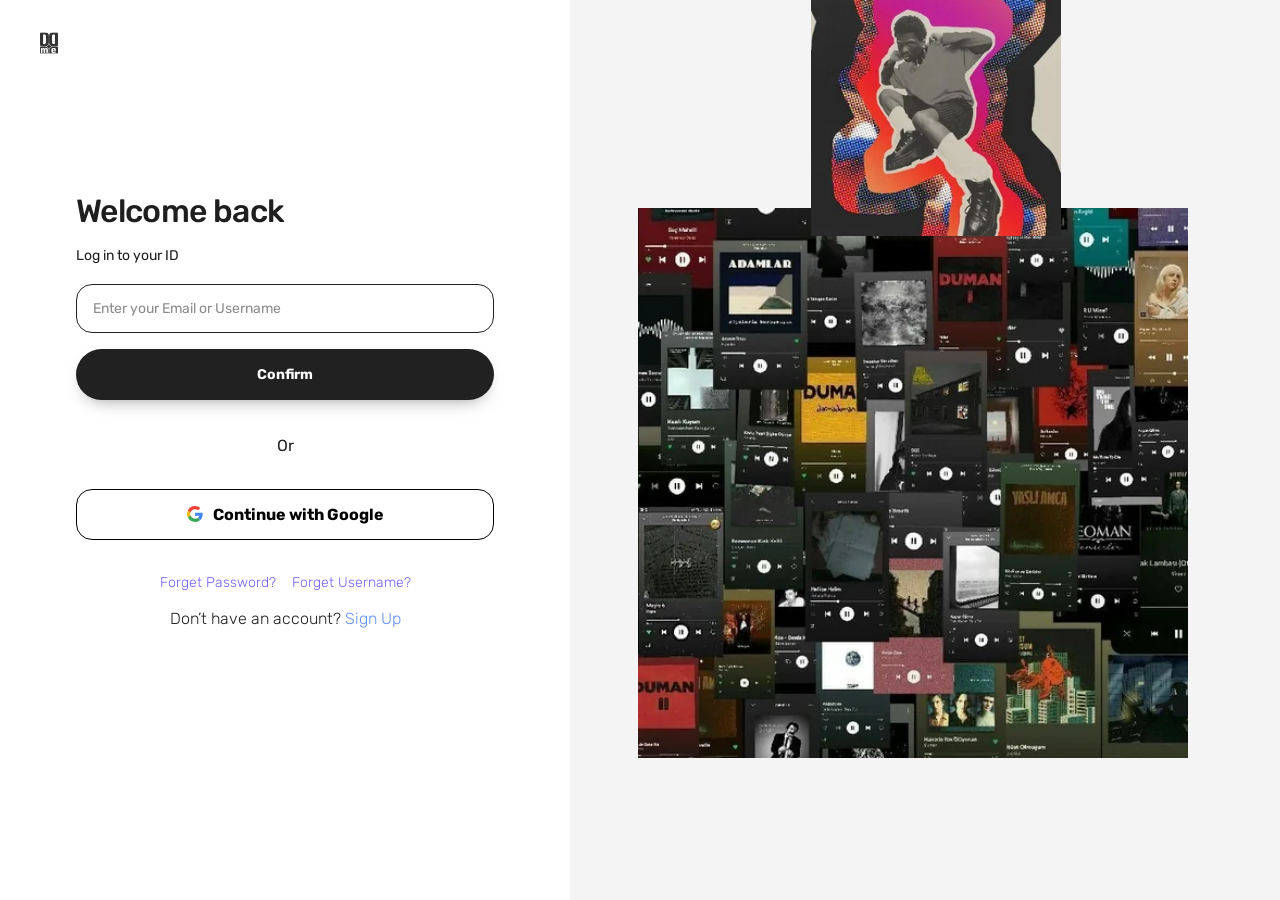
<file: index.html>
﻿<!doctype html>
<html lang="en">
<head>
<meta charset="utf-8" />
<script>
  /* Resolve assets from the site root even when the URL is /u/<handle>. */
  (function () {
    var base = document.createElement("base");
    base.href = location.pathname.replace(/u\/[^\/]+\/?$/, "");
    document.head.appendChild(base);
  })();
</script>
<meta name="viewport" content="width=device-width, initial-scale=1" />
<title>Linkey â€” Dashboard</title>
<meta name="description" content="Linkey â€” one link for everything you create." />
<link rel="preload" href="assets/fonts/rubik-latin.woff2" as="font" type="font/woff2" crossorigin />
<link rel="stylesheet" href="assets/css/app.css?v=2026.10.30-11" />
</head>
<body>
  <svg width="0" height="0" aria-hidden="true" style="position:absolute">
    <filter id="torn" x="-6%" y="-18%" width="112%" height="136%">
      <feTurbulence type="fractalNoise" baseFrequency="0.06 0.14" numOctaves="3" seed="9" result="n" />
      <feDisplacementMap in="SourceGraphic" in2="n" scale="2.6" xChannelSelector="R" yChannelSelector="G" />
    </filter>
  </svg>
  <div id="app" class="app-root"></div>
  <div id="overlay-root"></div>
  <div id="toast-root" class="toast-root" aria-live="polite"></div>

  <script src="assets/js/config.js?v=2026.10.30-11"></script>
  <script src="assets/js/icons.js?v=2026.10.30-11"></script>
  <script src="assets/js/store.js?v=2026.10.30-11"></script>
  <script src="assets/js/cloud.js?v=2026.10.30-11"></script>
  <script src="assets/js/qrcode.js?v=2026.10.30-11"></script>
  <script src="assets/js/providers.js?v=2026.10.30-11"></script>
  <script src="assets/js/addpop.js?v=2026.10.30-11"></script>
  <script src="assets/js/pages.js?v=2026.10.30-11"></script>
  <script src="assets/js/app.js?v=2026.10.30-11"></script>
</body>
</html>
</file>
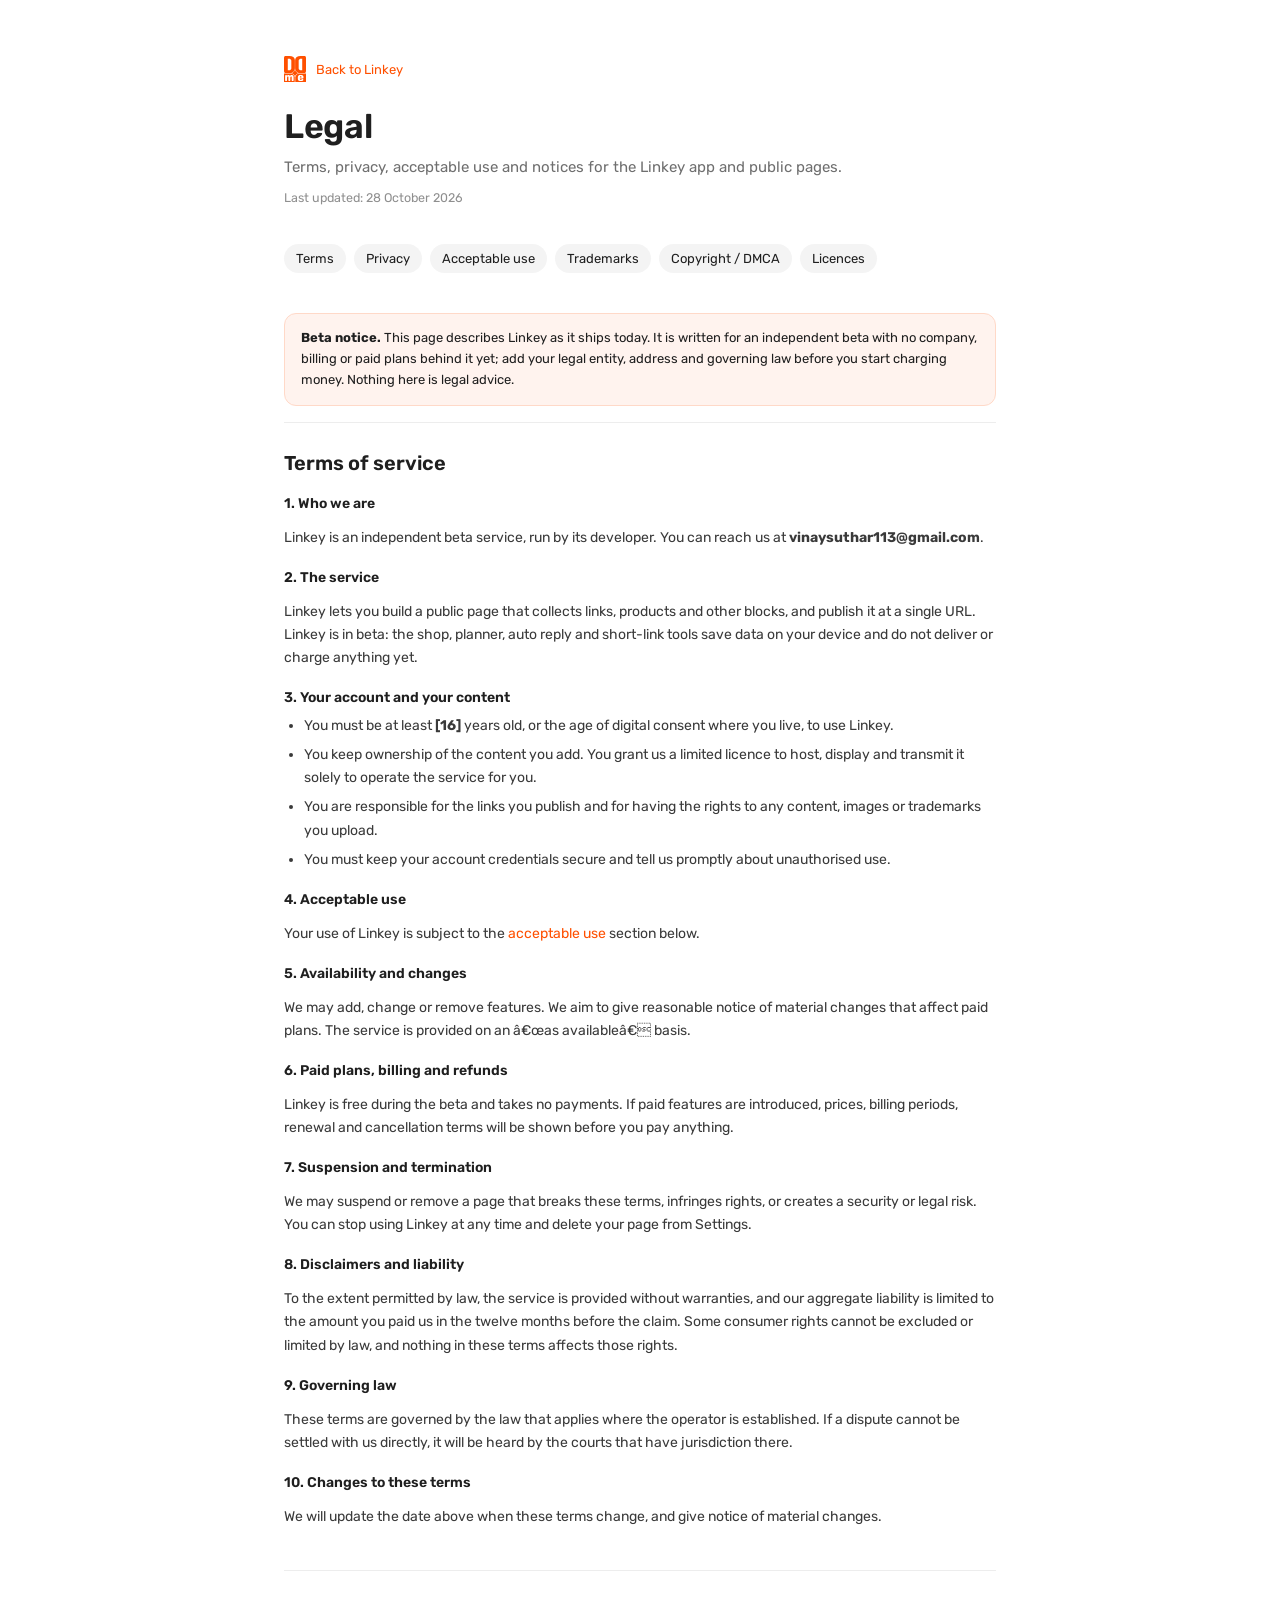
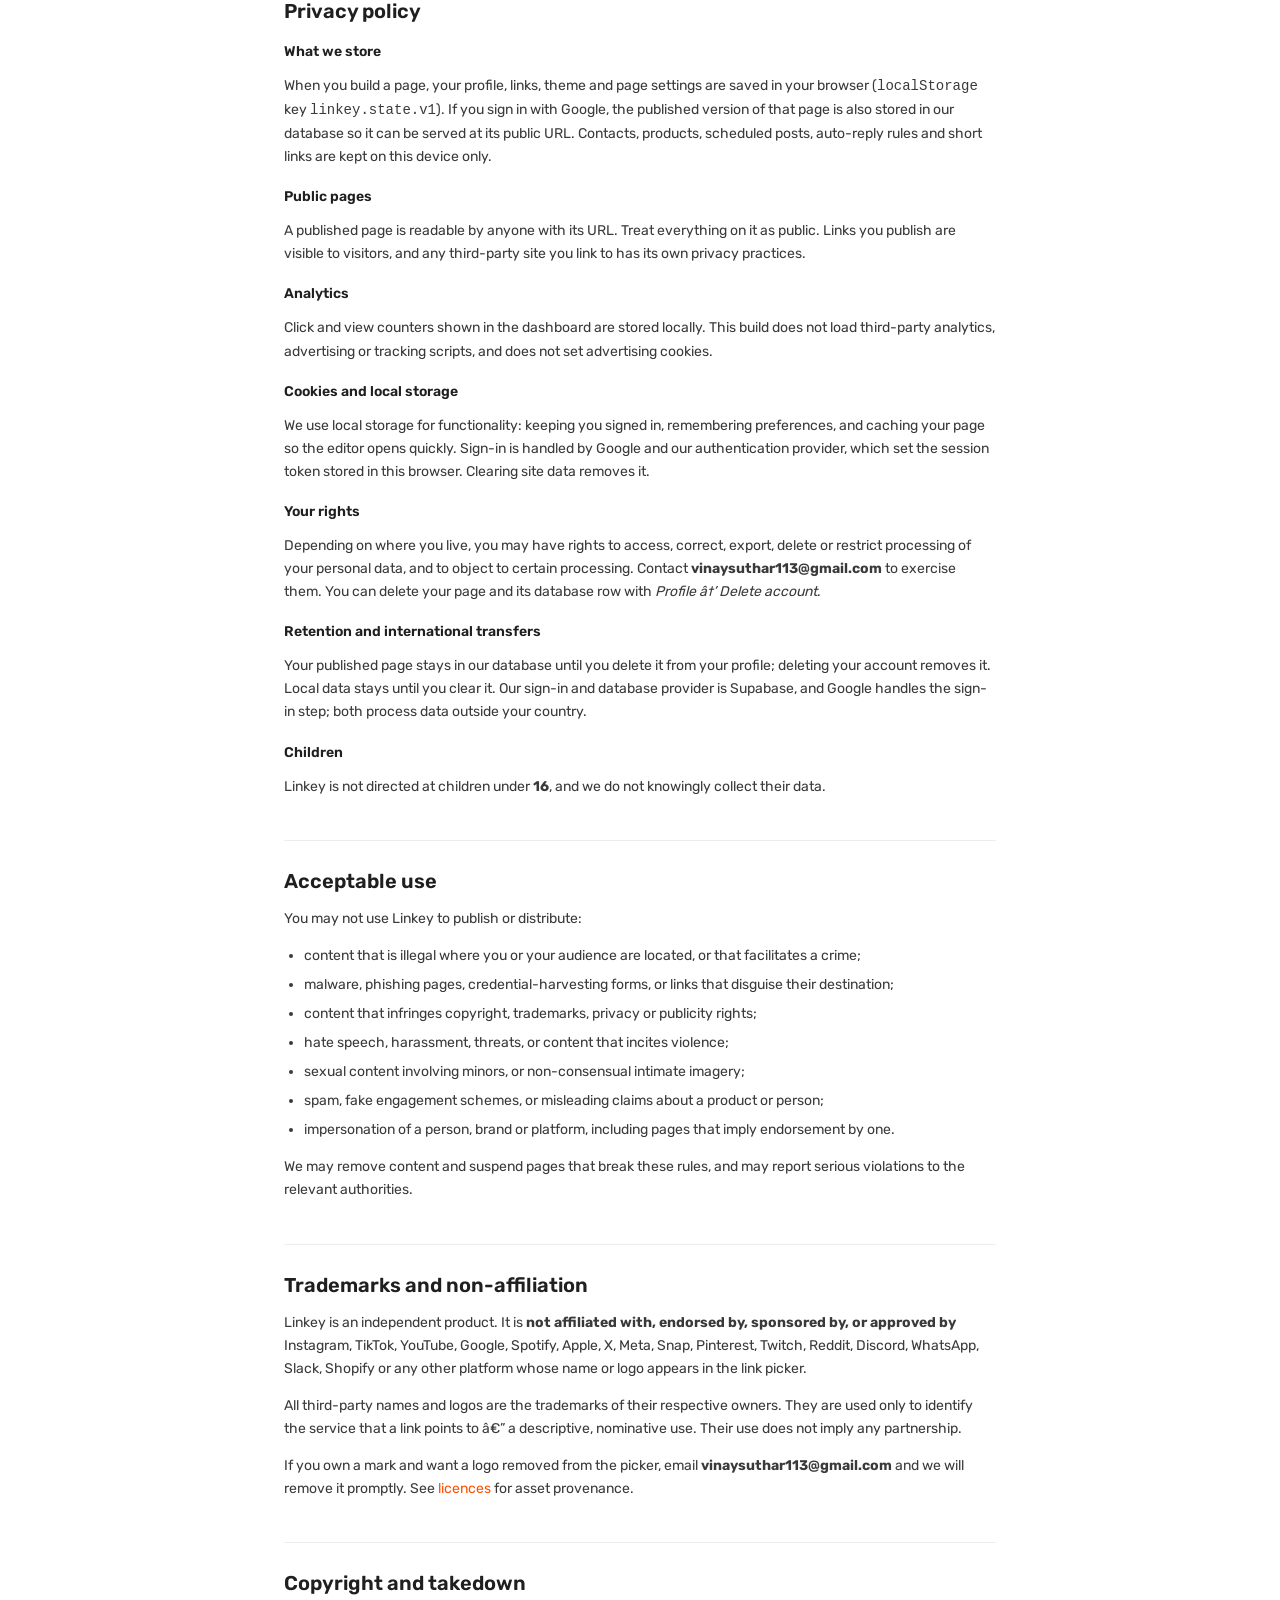
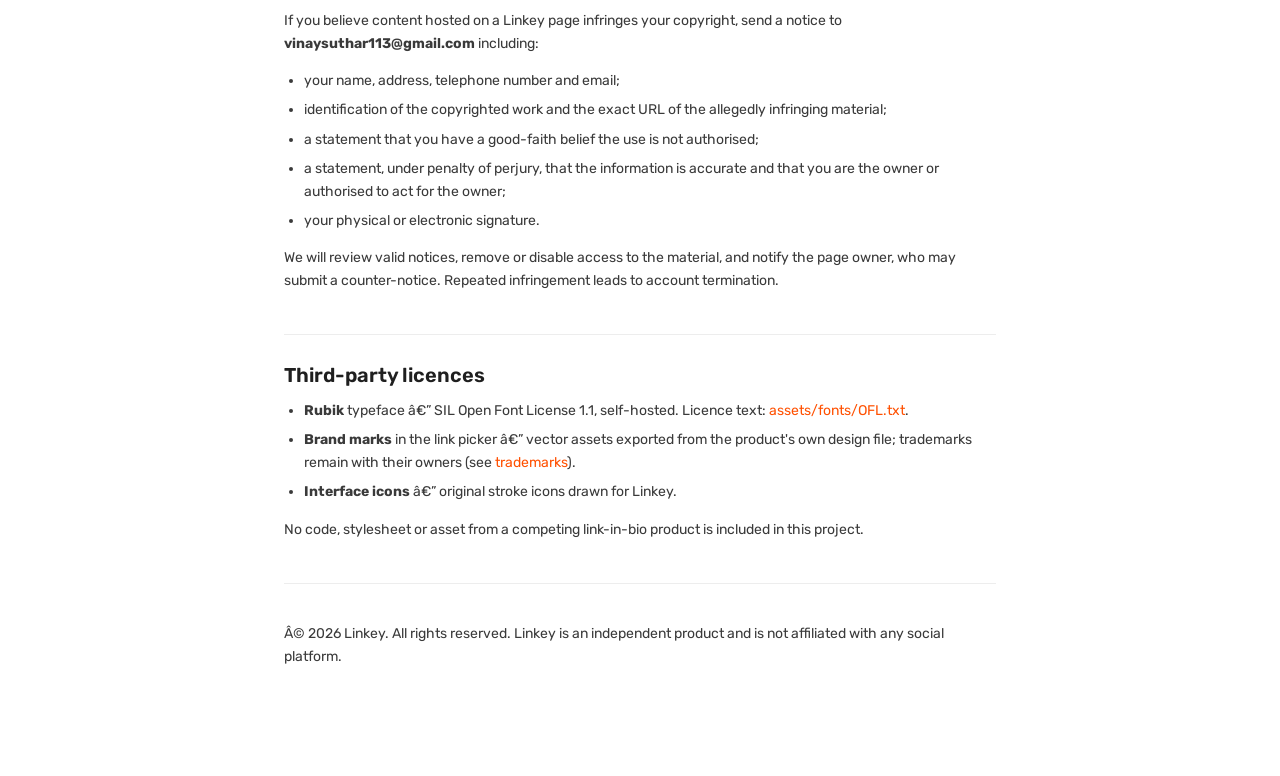
<file: legal.html>
﻿<!doctype html>
<html lang="en">
<head>
<meta charset="utf-8" />
<meta name="viewport" content="width=device-width, initial-scale=1" />
<title>Linkey â€” Legal</title>
<meta name="description" content="Linkey terms of service, privacy policy, acceptable use, trademark notice and copyright policy." />
<link rel="stylesheet" href="assets/css/app.css?v=2026.10.30-11" />
<style>
  .legal { max-width: 760px; margin: 0 auto; padding: 56px 24px 96px; }
  .legal h1 { font-size: 34px; font-weight: 600; letter-spacing: -0.01em; margin: 0 0 8px; }
  .legal .lede { color: var(--muted); font-size: 15px; margin: 0 0 8px; }
  .legal .updated { color: var(--muted-2); font-size: 12.5px; margin: 0 0 36px; }
  .legal nav { display: flex; flex-wrap: wrap; gap: 8px; margin-bottom: 40px; }
  .legal nav a {
    font-size: 13px; padding: 7px 12px; border-radius: 999px;
    background: var(--surface-2); color: var(--ink); text-decoration: none;
  }
  .legal nav a:hover { background: #ececec; }
  .legal section { padding: 28px 0; border-top: 1px solid var(--line); }
  .legal h2 { font-size: 20px; font-weight: 600; margin: 0 0 12px; }
  .legal h3 { font-size: 14px; font-weight: 600; margin: 20px 0 6px; }
  .legal p, .legal li { font-size: 14px; line-height: 1.65; color: #3a3a3a; }
  .legal ul { padding-left: 20px; margin: 8px 0; }
  .legal li { margin-bottom: 6px; }
  .legal .note {
    background: var(--accent-soft); border: 1px solid #ffd9c8; border-radius: 12px;
    padding: 14px 16px; font-size: 13px; line-height: 1.6; margin: 16px 0;
  }
  .legal a { color: var(--accent); }
  .legal footer { border-top: 1px solid var(--line); padding-top: 24px; color: var(--muted-2); font-size: 12.5px; }
  .back { display: inline-flex; align-items: center; gap: 10px; font-size: 13px; text-decoration: none; color: var(--muted); margin-bottom: 24px; }
  .back:hover { color: var(--ink); }
  .back__logo {
    display: block; height: 26px; width: auto; aspect-ratio: 496 / 597.836;
    background: currentColor; flex: 0 0 auto;
    -webkit-mask: url("assets/brand/logo.svg") center / contain no-repeat;
    mask: url("assets/brand/logo.svg") center / contain no-repeat;
  }
</style>
</head>
<body>
<main class="legal">
  <a class="back" href="index.html">
    <span class="back__logo" role="img" aria-label="Dme"></span>
    <span>Back to Linkey</span>
  </a>
  <h1>Legal</h1>
  <p class="lede">Terms, privacy, acceptable use and notices for the Linkey app and public pages.</p>
  <p class="updated">Last updated: 28 October 2026</p>

  <nav aria-label="Sections">
    <a href="#terms">Terms</a>
    <a href="#privacy">Privacy</a>
    <a href="#use">Acceptable use</a>
    <a href="#trademarks">Trademarks</a>
    <a href="#dmca">Copyright / DMCA</a>
    <a href="#licences">Licences</a>
  </nav>

  <div class="note">
    <strong>Beta notice.</strong> This page describes Linkey as it ships today. It is written for an independent beta
    with no company, billing or paid plans behind it yet; add your legal entity, address and governing law before you
    start charging money. Nothing here is legal advice.
  </div>

  <section id="terms">
    <h2>Terms of service</h2>
    <h3>1. Who we are</h3>
    <p>Linkey is an independent beta service, run by its developer. You can reach us at
      <strong>vinaysuthar113@gmail.com</strong>.</p>

    <h3>2. The service</h3>
    <p>Linkey lets you build a public page that collects links, products and other blocks, and publish it at a single
      URL. Linkey is in beta: the shop, planner, auto reply and short-link tools save data on your device and do not
      deliver or charge anything yet.</p>

    <h3>3. Your account and your content</h3>
    <ul>
      <li>You must be at least <strong>[16]</strong> years old, or the age of digital consent where you live, to use Linkey.</li>
      <li>You keep ownership of the content you add. You grant us a limited licence to host, display and transmit it
        solely to operate the service for you.</li>
      <li>You are responsible for the links you publish and for having the rights to any content, images or trademarks you upload.</li>
      <li>You must keep your account credentials secure and tell us promptly about unauthorised use.</li>
    </ul>

    <h3>4. Acceptable use</h3>
    <p>Your use of Linkey is subject to the <a href="#use">acceptable use</a> section below.</p>

    <h3>5. Availability and changes</h3>
    <p>We may add, change or remove features. We aim to give reasonable notice of material changes that affect paid
      plans. The service is provided on an â€œas availableâ€ basis.</p>

    <h3>6. Paid plans, billing and refunds</h3>
    <p>Linkey is free during the beta and takes no payments. If paid features are introduced, prices, billing periods,
      renewal and cancellation terms will be shown before you pay anything.</p>

    <h3>7. Suspension and termination</h3>
    <p>We may suspend or remove a page that breaks these terms, infringes rights, or creates a security or legal risk.
      You can stop using Linkey at any time and delete your page from Settings.</p>

    <h3>8. Disclaimers and liability</h3>
    <p>To the extent permitted by law, the service is provided without warranties, and our aggregate liability is
      limited to the amount you paid us in the twelve months before the claim. Some consumer rights cannot be excluded
      or limited by law, and nothing in these terms affects those rights.</p>

    <h3>9. Governing law</h3>
    <p>These terms are governed by the law that applies where the operator is established. If a dispute cannot be
      settled with us directly, it will be heard by the courts that have jurisdiction there.</p>

    <h3>10. Changes to these terms</h3>
    <p>We will update the date above when these terms change, and give notice of material changes.</p>
  </section>

  <section id="privacy">
    <h2>Privacy policy</h2>
    <h3>What we store</h3>
    <p>When you build a page, your profile, links, theme and page settings are saved in your browser
      (<code>localStorage</code> key <code>linkey.state.v1</code>). If you sign in with Google, the published version of
      that page is also stored in our database so it can be served at its public URL. Contacts, products, scheduled
      posts, auto-reply rules and short links are kept on this device only.</p>

    <h3>Public pages</h3>
    <p>A published page is readable by anyone with its URL. Treat everything on it as public. Links you publish are
      visible to visitors, and any third-party site you link to has its own privacy practices.</p>

    <h3>Analytics</h3>
    <p>Click and view counters shown in the dashboard are stored locally. This build does not load third-party
      analytics, advertising or tracking scripts, and does not set advertising cookies.</p>

    <h3>Cookies and local storage</h3>
    <p>We use local storage for functionality: keeping you signed in, remembering preferences, and caching your page so
      the editor opens quickly. Sign-in is handled by Google and our authentication provider, which set the session
      token stored in this browser. Clearing site data removes it.</p>

    <h3>Your rights</h3>
    <p>Depending on where you live, you may have rights to access, correct, export, delete or restrict processing of
      your personal data, and to object to certain processing. Contact <strong>vinaysuthar113@gmail.com</strong> to
      exercise them. You can delete your page and its database row with <em>Profile â†’ Delete account</em>.</p>

    <h3>Retention and international transfers</h3>
    <p>Your published page stays in our database until you delete it from your profile; deleting your account removes
      it. Local data stays until you clear it. Our sign-in and database provider is Supabase, and Google handles the
      sign-in step; both process data outside your country.</p>

    <h3>Children</h3>
    <p>Linkey is not directed at children under <strong>16</strong>, and we do not knowingly collect their data.</p>
  </section>

  <section id="use">
    <h2>Acceptable use</h2>
    <p>You may not use Linkey to publish or distribute:</p>
    <ul>
      <li>content that is illegal where you or your audience are located, or that facilitates a crime;</li>
      <li>malware, phishing pages, credential-harvesting forms, or links that disguise their destination;</li>
      <li>content that infringes copyright, trademarks, privacy or publicity rights;</li>
      <li>hate speech, harassment, threats, or content that incites violence;</li>
      <li>sexual content involving minors, or non-consensual intimate imagery;</li>
      <li>spam, fake engagement schemes, or misleading claims about a product or person;</li>
      <li>impersonation of a person, brand or platform, including pages that imply endorsement by one.</li>
    </ul>
    <p>We may remove content and suspend pages that break these rules, and may report serious violations to the
      relevant authorities.</p>
  </section>

  <section id="trademarks">
    <h2>Trademarks and non-affiliation</h2>
    <p>Linkey is an independent product. It is <strong>not affiliated with, endorsed by, sponsored by, or approved
      by</strong> Instagram, TikTok, YouTube, Google, Spotify, Apple, X, Meta, Snap, Pinterest, Twitch, Reddit,
      Discord, WhatsApp, Slack, Shopify or any other platform whose name or logo appears in the link picker.</p>
    <p>All third-party names and logos are the trademarks of their respective owners. They are used only to identify
      the service that a link points to â€” a descriptive, nominative use. Their use does not imply any partnership.</p>
    <p>If you own a mark and want a logo removed from the picker, email <strong>vinaysuthar113@gmail.com</strong> and we will
      remove it promptly. See <a href="#licences">licences</a> for asset provenance.</p>
  </section>

  <section id="dmca">
    <h2>Copyright and takedown</h2>
    <p>If you believe content hosted on a Linkey page infringes your copyright, send a notice to
      <strong>vinaysuthar113@gmail.com</strong> including:</p>
    <ul>
      <li>your name, address, telephone number and email;</li>
      <li>identification of the copyrighted work and the exact URL of the allegedly infringing material;</li>
      <li>a statement that you have a good-faith belief the use is not authorised;</li>
      <li>a statement, under penalty of perjury, that the information is accurate and that you are the owner or
        authorised to act for the owner;</li>
      <li>your physical or electronic signature.</li>
    </ul>
    <p>We will review valid notices, remove or disable access to the material, and notify the page owner, who may
      submit a counter-notice. Repeated infringement leads to account termination.</p>
  </section>

  <section id="licences">
    <h2>Third-party licences</h2>
    <ul>
      <li><strong>Rubik</strong> typeface â€” SIL Open Font License 1.1, self-hosted. Licence text:
        <a href="assets/fonts/OFL.txt">assets/fonts/OFL.txt</a>.</li>
      <li><strong>Brand marks</strong> in the link picker â€” vector assets exported from the product's own design file;
        trademarks remain with their owners (see <a href="#trademarks">trademarks</a>).</li>
      <li><strong>Interface icons</strong> â€” original stroke icons drawn for Linkey.</li>
    </ul>
    <p>No code, stylesheet or asset from a competing link-in-bio product is included in this project.</p>
  </section>

  <footer>
    <p>Â© 2026 Linkey. All rights reserved. Linkey is an independent product and is not
      affiliated with any social platform.</p>
  </footer>
</main>
</body>
</html>
</file>
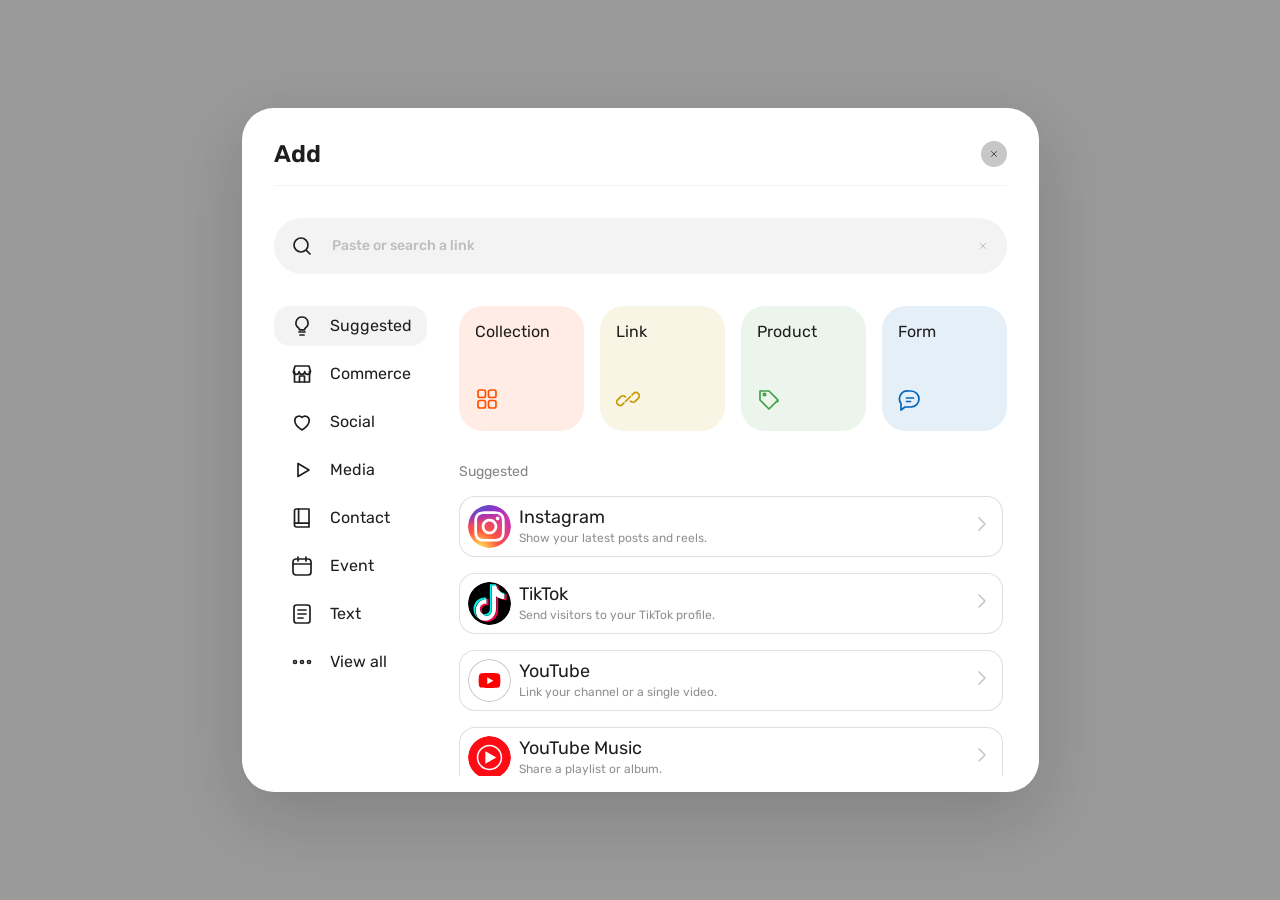
<file: qa/addpop.html>
<!doctype html>
<html lang="en">
<head>
<meta charset="utf-8" />
<meta name="viewport" content="width=device-width, initial-scale=1" />
<base href="../" />
<title>Linkey — Add pop-up QA</title>
<link rel="stylesheet" href="../assets/css/app.css" />
<style>
  html, body { height: 100%; }
  body { background: #EDEDED; display: grid; place-items: center; }
</style>
</head>
<body>
<script src="../assets/js/icons.js"></script>
<script src="../assets/js/store.js"></script>
<script src="../assets/js/providers.js"></script>
<script src="../assets/js/addpop.js"></script>
<script>
  window.toast = function () {};
  window.refresh = function () {};

  var q = new URLSearchParams(location.search);
  window.addEventListener("load", function () {
    AddPop.open();
    var tab = q.get("tab");
    if (tab) {
      var el = document.querySelector('[data-tab="' + tab + '"]');
      if (el) el.click();
    }
    var scroll = Number(q.get("scroll") || 0);
    if (scroll) {
      var panel = document.querySelector(".addpop__panel");
      if (panel) panel.scrollTop = scroll;
    }
    var pick = q.get("pick");
    if (pick) {
      var row = document.querySelector('[data-pick="' + pick + '"]');
      if (row) row.click();
    }
    var url = q.get("url");
    if (url) {
      var field = document.querySelector("#addpop-url");
      if (field) { field.value = url; field.dispatchEvent(new Event("input", { bubbles: true })); }
    }
  });
</script>
</body>
</html>
</file>
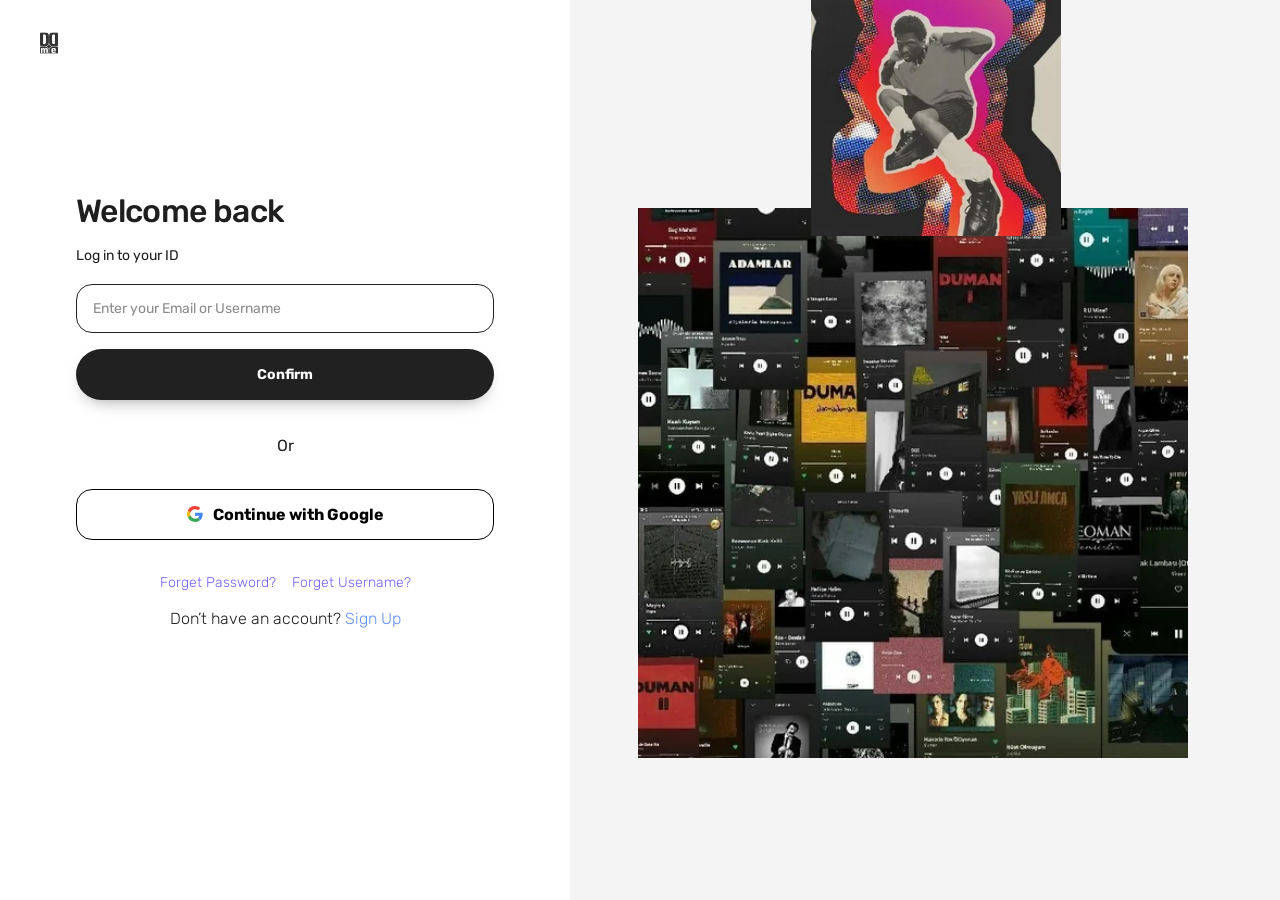
<file: qa/auth.html>
<!doctype html>
<html lang="en">
<head>
<meta charset="utf-8" />
<title>QA — auth harness</title>
<!--
  Seeds an auth state, then hands over to the real app.

    qa/auth.html?mode=login     → signed out, on #/login
    qa/auth.html?mode=signup    → signed out, on #/signup
    qa/auth.html?mode=forgot    → signed out, on #/forgot
    qa/auth.html?mode=welcome   → onboarded, on #/welcome
    qa/auth.html?mode=setup&step=1|2|3|4|5

  Setup steps accept three extra switches:

    ?empty=1     start the draft blank (first-run state)
    ?cap=1       select five platforms on step 3 (the cap state)
    ?handle=…    override the draft handle

  Only `auth` and `ui.setup` are written; every other field falls back to
  the default state, so the harness cannot drift from the real seed.
  It overwrites localStorage for this origin — use a throwaway profile.
-->
<script>
  (function () {
    var q = new URLSearchParams(location.search);
    var mode = q.get("mode") || "login";
    var step = Math.min(5, Math.max(1, Number(q.get("step") || 1)));
    var seed = { seedVersion: 2 };

    /* The setup draft must have the same shape Store.freshSetup() makes,
       or a step renders its "nothing chosen yet" state by accident. */
    function setupDraft() {
      var empty = q.get("empty") === "1";
      var cap = q.get("cap") === "1";
      var handle = q.get("handle") || "vinay.suthar";
      var platforms = empty ? [] : cap ? ["instagram", "youtube", "threads", "website", "whatsapp"] : ["instagram", "youtube", "website"];
      return {
        step: step,
        handle: handle,
        name: empty ? "" : "Vinay Suthar",
        bio: empty ? "" : "Design that feels personal.",
        avatar: empty ? "" : "",
        goal: empty ? "" : "grow",
        theme: q.get("theme") || "chocolate",
        platforms: platforms,
        values: empty ? {} : {
          instagram: "vinay.suthar",
          youtube: "@vinaysuthar",
          threads: "vinay.suthar",
          website: "vinaysuthar.com",
          whatsapp: "+91 98765 43210"
        },
        extras: empty ? ["", "", ""] : ["https://substack.com/@vinay", "vinaysuthar.com/notebook", ""],
        layout: q.get("layout") || "bento"
      };
    }

    if (mode === "setup") {
      seed.auth = { signedIn: true, provider: "local", onboarded: false, since: 1 };
      seed.ui = { setup: setupDraft() };
    } else if (mode === "welcome") {
      seed.auth = { signedIn: true, provider: "local", onboarded: true, since: 1 };
    } else {
      seed.auth = { signedIn: false, provider: "local", onboarded: true, since: 0 };
    }

    var hash = "#/" + (mode === "setup" ? "setup" : mode);
    try { localStorage.setItem("linkey.state.v1", JSON.stringify(seed)); } catch (e) {}
    location.replace("../index.html" + hash);
  })();
</script>
</head>
<body></body>
</html>
</file>
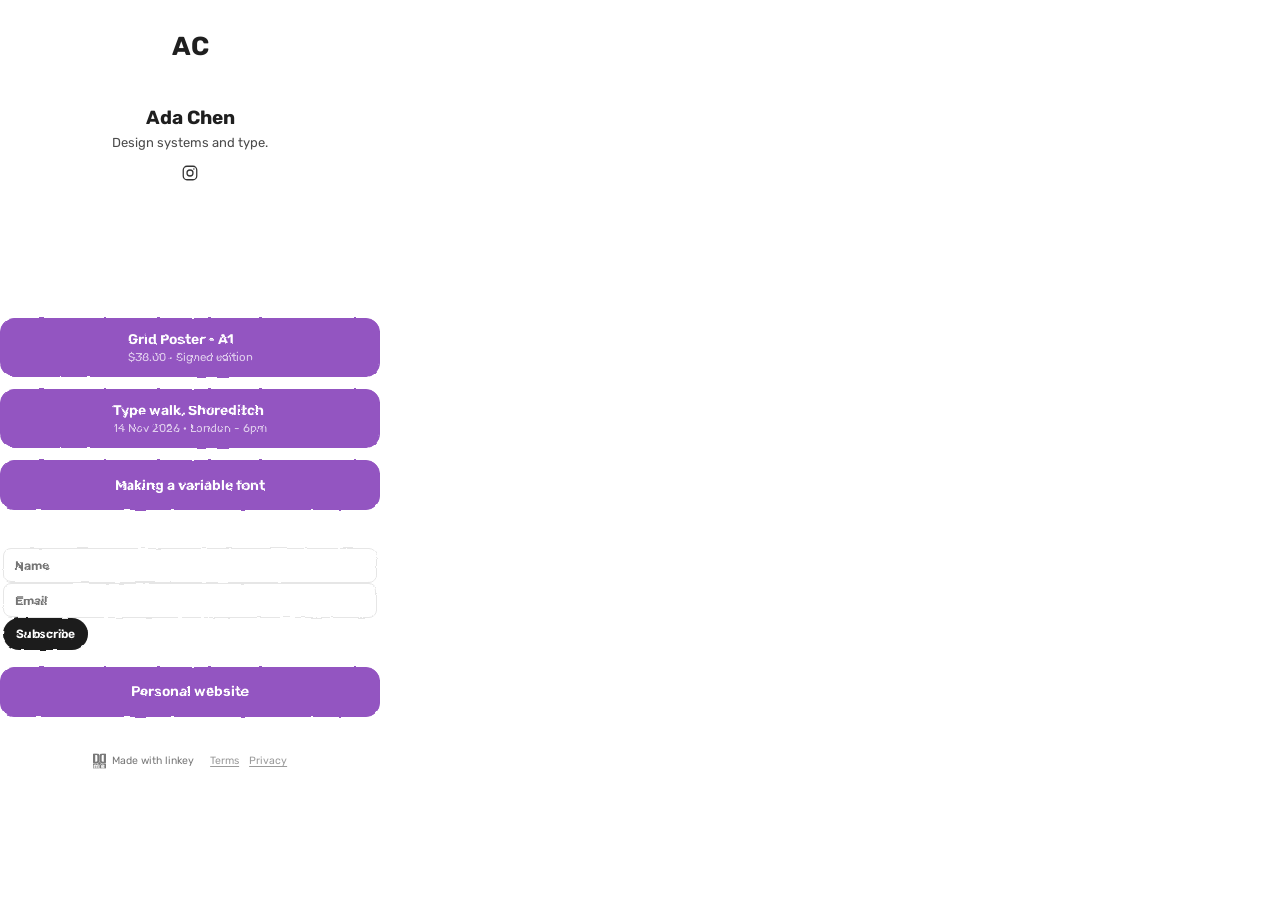
<file: qa/bio.html>
<!doctype html>
<html lang="en">
<head>
<meta charset="utf-8" />
<title>QA — public page, every format</title>
<!--
  Seeds a finished page that uses all eight link kinds, then opens it.

    qa/bio.html?layout=list|bento|grid|custom
    qa/bio.html?layout=bento&theme=halo
    qa/bio.html?layout=grid&handle=ada.chen

  The seed matches Store.state exactly, so the harness cannot drift from the
  real account shape. It overwrites localStorage for this origin — use a
  throwaway profile.
-->
<script>
  (function () {
    var q = new URLSearchParams(location.search);
    var layout = q.get("layout") || "list";
    var theme = q.get("theme") || "halo";
    var handle = q.get("handle") || "ada.chen";

    var links = [
      { id: "lnk_hd000001", kind: "header", title: "Selected work", url: "", active: true, clicks: 0, views: 0 },
      { id: "lnk_so000001", kind: "social", platform: "instagram", title: "Instagram", url: "https://instagram.com/ada.chen", active: true, clicks: 214, views: 0 },
      { id: "lnk_tx000001", kind: "text", title: "I build design systems and typefaces for small teams. Open for two projects this winter.", url: "", active: true, clicks: 0, views: 0 },
      { id: "lnk_pd000001", kind: "product", title: "Grid Poster - A1", url: "https://shop.example.com/poster", price: 38, note: "Signed edition", active: true, clicks: 42, views: 0 },
      { id: "lnk_ev000001", kind: "event", title: "Type walk, Shoreditch", url: "https://lu.ma/typewalk", date: "2026-11-14", note: "London - 6pm", active: true, clicks: 18, views: 0 },
      { id: "lnk_vd000001", kind: "video", title: "Making a variable font", url: "https://youtube.com/watch?v=abc123", note: "12 min", active: true, clicks: 96, views: 0 },
      { id: "lnk_fm000001", kind: "form", title: "Join the letter", url: "https://ada.substack.com/subscribe", active: true, clicks: 31, views: 0 },
      { id: "lnk_lk000001", kind: "link", title: "Personal website", url: "https://northwind.com", active: true, clicks: 54, views: 0 }
    ];

    var seed = {
      seedVersion: 2,
      user: {
        name: "Ada Chen",
        handle: handle,
        email: "ada@northwind.com",
        tagline: "Design systems and type.",
        avatar: ""
      },
      profile: {
        title: "Ada Chen",
        bio: "Design systems and type.",
        theme: theme,
        layout: layout,
        socials: ["instagram"],
        goal: "build",
        platforms: ["instagram"]
      },
      links: links,
      settings: {
        domain: "linkey.app/" + handle,
        seoTitle: "Ada Chen - links",
        seoDescription: "Design systems and type.",
        viewMode: "list"
      },
      auth: q.get("visitor") === "1"
        ? { signedIn: false, provider: "local", onboarded: true, since: 0 }
        : { signedIn: true, provider: "local", onboarded: true, since: 0, userId: "", email: "", cloud: false }
    };

    try { localStorage.setItem("linkey.state.v1", JSON.stringify(seed)); } catch (e) {}
    var hash = q.get("hash") || "#/u/" + encodeURIComponent(handle);
    location.replace("../index.html" + hash);
  })();
</script>
</head>
<body></body>
</html>
</file>
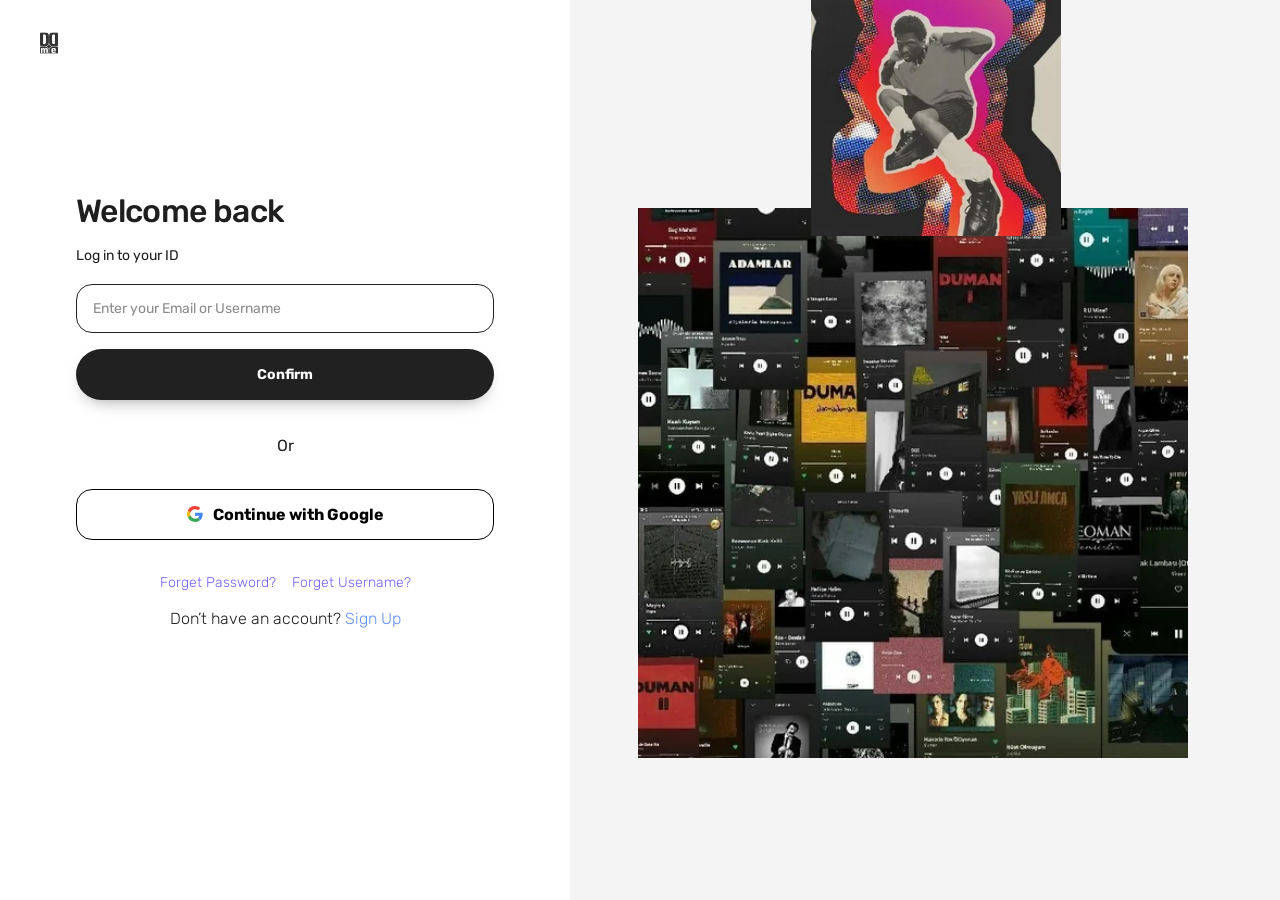
<file: qa/layout.html>
<!doctype html>
<html lang="en">
<head>
<meta charset="utf-8" />
<title>QA — layout harness</title>
<!--
  Seeds a layout, then hands over to the real app.

    qa/layout.html?layout=bento&hash=%23/bio
    qa/layout.html?layout=grid&hash=%23/links
    qa/layout.html?layout=custom&hash=%23/links

  Only `profile.layout` is written; every other field falls back to the
  default state, so the harness cannot drift from the real seed.
  It overwrites localStorage for this origin — use a throwaway profile.
-->
<script>
  (function () {
    var q = new URLSearchParams(location.search);
    var layout = q.get("layout") || "bento";
    var hash = q.get("hash") || "#/links";
    try {
      localStorage.setItem("linkey.state.v1", JSON.stringify({
        seedVersion: 2,
        profile: { layout: layout }
      }));
    } catch (e) { /* private mode */ }
    location.replace("../index.html" + hash);
  })();
</script>
</head>
<body></body>
</html>
</file>
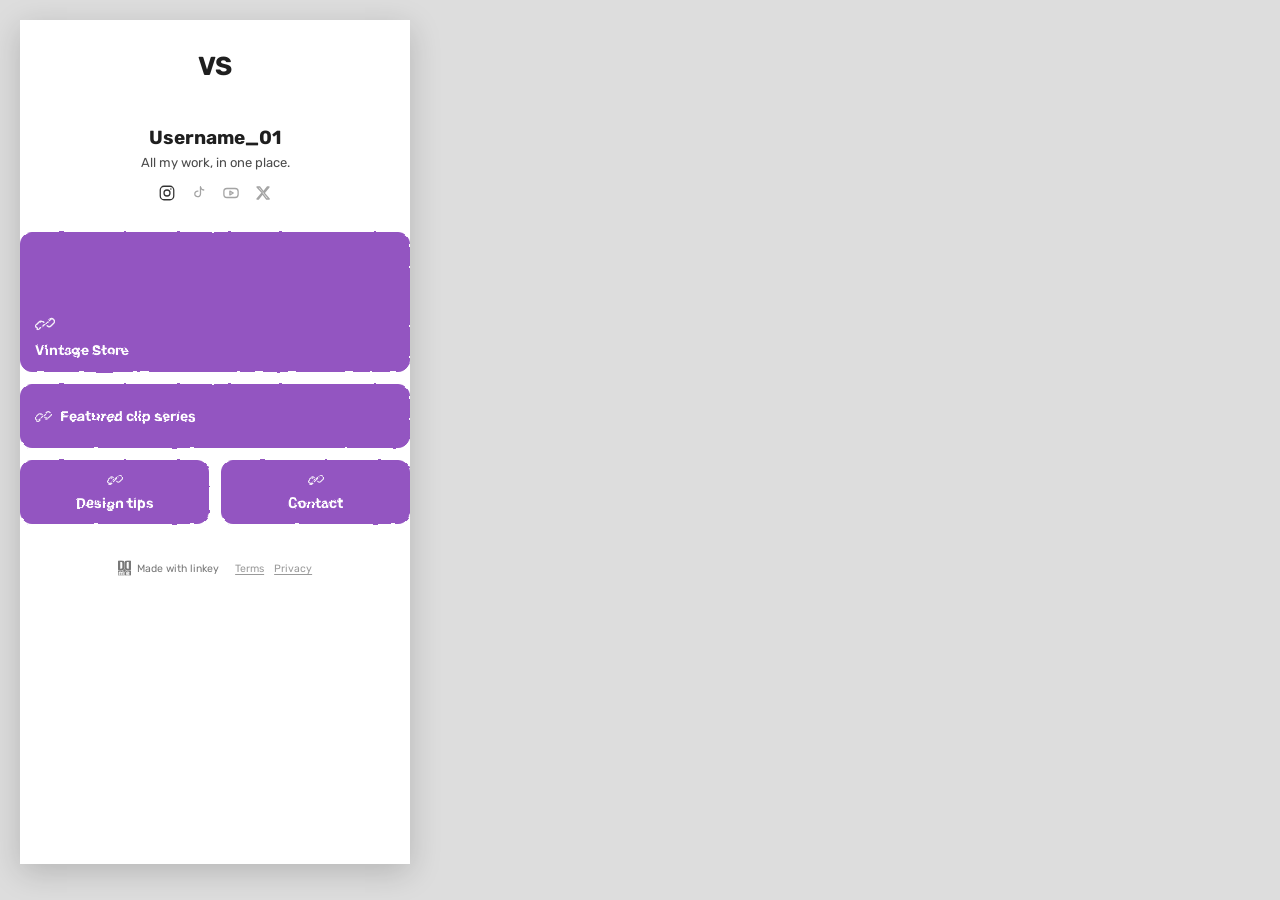
<file: qa/mobile.html>
<!doctype html>
<html lang="en">
<head>
<meta charset="utf-8" />
<title>QA — mobile frame</title>
<style>
  html, body { margin: 0; background: #ddd; }
  body { display: flex; gap: 20px; padding: 20px; align-items: flex-start; }
  iframe { border: 0; background: #fff; box-shadow: 0 8px 30px rgba(0,0,0,.18); }
</style>
<script>
  // Seeds a layout, then loads the app inside a real 390px viewport so
  // the mobile media queries actually fire.
  //
  //   qa/mobile.html?hash=%23/bio&layout=bento
  //   qa/mobile.html?auth=out            → signed out
  //   qa/mobile.html?auth=setup&step=3   → setup step 1–5
  //   qa/mobile.html?auth=welcome
  //
  // The setup draft mirrors Store.freshSetup() so every step has content.
  (function () {
    var q = new URLSearchParams(location.search);
    var seed = { seedVersion: 2, profile: { layout: q.get("layout") || "bento" } };
    var auth = q.get("auth");

    function setupDraft() {
      var step = Math.min(5, Math.max(1, Number(q.get("step") || 1)));
      var empty = q.get("empty") === "1";
      return {
        step: step,
        handle: "vinay.suthar",
        name: empty ? "" : "Vinay Suthar",
        bio: empty ? "" : "Design that feels personal.",
        avatar: "",
        goal: empty ? "" : "grow",
        theme: q.get("theme") || "chocolate",
        platforms: empty ? [] : ["instagram", "youtube", "website"],
        values: empty ? {} : { instagram: "vinay.suthar", youtube: "@vinaysuthar", website: "vinaysuthar.com" },
        extras: empty ? ["", "", ""] : ["https://substack.com/@vinay", "", ""],
        layout: q.get("layout") || "bento"
      };
    }

    if (auth === "out") {
      seed.auth = { signedIn: false, provider: "local", onboarded: true, since: 0 };
    } else if (auth === "setup") {
      seed.auth = { signedIn: true, provider: "local", onboarded: false, since: 1 };
      seed.ui = { setup: setupDraft() };
    } else if (auth === "welcome") {
      seed.auth = { signedIn: true, provider: "local", onboarded: true, since: 1 };
    }
    try {
      localStorage.setItem("linkey.state.v1", JSON.stringify(seed));
    } catch (e) {}
    var hash = q.get("hash") || (auth === "setup" ? "#/setup" : "#/bio");
    var w = Number(q.get("w") || 390);
    var h = Number(q.get("h") || 844);
    var f = document.createElement("iframe");
    f.width = w; f.height = h;
    f.src = "../index.html" + hash;
    f.id = "frame";
    document.addEventListener("DOMContentLoaded", function () { document.body.appendChild(f); });
  })();
</script>
</head>
<body></body>
</html>
</file>
<file: assets/css/app.css>
﻿/* ============================================================
   Linkey â€” design tokens
   Palette from the Figma file: #FFFFFF #F4F4F4 #FF5000 #FBC02D #1F1F1F
   Shell: 250 sidebar Â· 70 topbar Â· 650 links column Â· 350 preview rail
   Type: Rubik (self-hosted variable, 300â€“700) â€” matches the Figma file
   ============================================================ */
@font-face {
  font-family: "Rubik";
  font-style: normal;
  font-weight: 300 700;
  font-display: swap;
  src: url("../fonts/rubik-latin.woff2") format("woff2");
  unicode-range: U+0000-00FF, U+0131, U+0152-0153, U+02BB-02BC, U+02C6, U+02DA,
    U+02DC, U+0304, U+0308, U+0329, U+2000-206F, U+20AC, U+2122, U+2191, U+2193,
    U+2212, U+2215, U+FEFF, U+FFFD;
}
@font-face {
  font-family: "Rubik";
  font-style: normal;
  font-weight: 300 700;
  font-display: swap;
  src: url("../fonts/rubik-latin-ext.woff2") format("woff2");
  unicode-range: U+0100-02BA, U+02BD-02C5, U+02C7-02CC, U+02CE-02D7, U+02DD-02FF,
    U+0304, U+0308, U+0329, U+1D00-1DBF, U+1E00-1E9F, U+1EF2-1EFF, U+2020,
    U+20A0-20AB, U+20AD-20C0, U+2113, U+2C60-2C7F, U+A720-A7FF;
}
:root {
  --ink: #1f1f1f;
  --ink-2: #333333;
  --muted: #6f6f6f;
  --muted-2: #8f8f8f;
  --muted-3: #b3b3b3;

  --bg: #ffffff;
  --surface: #ffffff;
  --surface-2: #f4f4f4;
  --surface-3: #fafafa;
  --surface-4: #efefef;

  --line: #ededed;
  --line-2: #e6e6e6;
  --line-3: #dcdcdc;

  --accent: #ff5000;
  --accent-hover: #e84800;
  --accent-soft: #fff3ee;
  --accent-ring: rgba(255, 80, 0, 0.14);
  --amber: #fbc02d;
  --green: #1fa85c;
  --green-soft: #e8f7ef;
  --red: #e02d2d;
  --red-soft: #fdecec;

  --cream: #f7f1dc;
  --maroon: #3e0d0d;

  --radius-xs: 6px;
  --radius-sm: 8px;
  --radius: 12px;
  --radius-lg: 16px;
  --radius-xl: 24px;
  --radius-pill: 999px;
  --p-btn-border-color: transparent;
  --p-btn-border-width: 1px;
  --p-link-border-color: transparent;
  --p-profile-border-color: transparent;
  --p-shop-border-color: transparent;
  --p-collection-border-color: transparent;
  --p-bg-image: none;
  --p-bg-image-mode: cover;

  --sidebar-w: 250px;
  --topbar-h: 70px;
  --preview-w: 350px;

  --shadow-xs: 0 1px 2px rgba(17, 17, 17, 0.05);
  --shadow-sm: 0 2px 8px rgba(17, 17, 17, 0.06);
  --shadow-md: 0 10px 30px rgba(17, 17, 17, 0.1);
  --shadow-lg: 0 24px 70px rgba(17, 17, 17, 0.18);

  --font: "Rubik", system-ui, -apple-system, "Segoe UI", Roboto, sans-serif;

  --ease: cubic-bezier(0.22, 0.61, 0.36, 1);
}

* { box-sizing: border-box; }
html, body { height: 100%; }
body {
  margin: 0;
  font-family: var(--font);
  color: var(--ink);
  background: var(--bg);
  -webkit-font-smoothing: antialiased;
  text-rendering: optimizeLegibility;
}
button, input, select, textarea { font: inherit; color: inherit; }
button { cursor: pointer; background: none; border: 0; padding: 0; }
a { color: inherit; text-decoration: none; }
img { display: block; max-width: 100%; }
::selection { background: var(--accent); color: #fff; }

* { scrollbar-width: thin; scrollbar-color: #dcdcdc transparent; }
*::-webkit-scrollbar { width: 8px; height: 8px; }
*::-webkit-scrollbar-thumb { background: #dcdcdc; border-radius: 99px; }
*::-webkit-scrollbar-track { background: transparent; }

/* ============================================================
   Shell
   ============================================================ */
.app-root {
  display: grid;
  grid-template-columns: var(--sidebar-w) minmax(0, 1fr);
  height: 100dvh;
  overflow: hidden;
}

.sidebar {
  display: flex;
  flex-direction: column;
  background: var(--surface-2);
  border-right: 1px solid #e8e8e8;
  min-height: 0;
  position: relative;
  z-index: 20;
}
.sidebar__head {
  height: var(--topbar-h);
  flex: 0 0 var(--topbar-h);
  display: flex;
  align-items: center;
  padding: 0 14px;
}
.sidebar__scroll { flex: 1; overflow-y: auto; padding: 2px 12px 8px; }
.sidebar__foot { padding: 10px 12px 14px; border-top: 1px solid #e8e8e8; }

.account {
  display: flex; align-items: center; gap: 9px;
  width: 100%; padding: 5px 6px; border-radius: var(--radius-sm);
  text-align: left;
}
.account:hover { background: #eaeaea; }
.account__avatar {
  width: 24px; height: 24px; border-radius: 50%;
  background: #cfcfcf url("data:image/svg+xml;utf8,<svg xmlns='http://www.w3.org/2000/svg' viewBox='0 0 24 24' fill='none' stroke='%23ffffff' stroke-width='1.8' stroke-linecap='round'><circle cx='12' cy='8' r='3.4'/><path d='M5 20c0-3.6 3.1-5.6 7-5.6s7 2 7 5.6'/></svg>") center/70% no-repeat;
  flex: 0 0 auto;
}
.account__name { font-size: 12.5px; font-weight: 500; flex: 1; overflow: hidden; text-overflow: ellipsis; white-space: nowrap; }
.account__caret { color: var(--muted-2); display: grid; place-items: center; }

.nav { display: flex; flex-direction: column; gap: 1px; }
.nav__group { margin-top: 8px; }
.nav__label { font-size: 11px; color: var(--muted-2); padding: 12px 10px 6px; }
.nav__item {
  display: flex; align-items: center; gap: 20px;
  width: 100%; height: 32px; padding: 0 10px 0 8px; border-radius: var(--radius-sm);
  font-size: 12.5px; color: var(--ink-2); text-align: left;
  transition: background 0.14s var(--ease), color 0.14s var(--ease);
}
.nav__item:hover { background: #eaeaea; }
.nav__item .icon { color: #4f4f4f; flex: 0 0 auto; }
.nav__item > span:not(.badge-new):not(.nav__caret) { flex: 1; overflow: hidden; text-overflow: ellipsis; white-space: nowrap; }
.nav__item--active { color: var(--ink); font-weight: 600; }
.nav__caret { color: var(--muted-2); transition: transform 0.18s var(--ease); display: grid; place-items: center; }
.nav__item[aria-expanded="true"] .nav__caret { transform: rotate(180deg); }

.nav__sub { display: flex; flex-direction: column; gap: 2px; padding: 2px 0 4px 30px; }
.nav__sub[hidden] { display: none; }
.nav__subitem {
  display: flex; align-items: center; gap: 6px;
  height: 26px; padding: 0 12px; border-radius: var(--radius-pill);
  border: 1px solid transparent;
  font-size: 12px; color: var(--muted);
  text-align: left;
}
.nav__subitem:hover { background: #eaeaea; color: var(--ink); }
.nav__subitem--active {
  background: #fff; border-color: #ffb596; color: var(--accent); font-weight: 600;
}
.nav__subitem--active:hover { background: #fff; color: var(--accent); }
.badge-new {
  font-size: 8.5px; font-weight: 600; letter-spacing: 0.02em;
  background: #e2e2e2; color: #5c5c5c; border-radius: 3px; padding: 2px 4px; line-height: 1;
}
.nav__add {
  color: var(--ink-2); font-size: 12.5px; display: flex; align-items: center; gap: 20px;
  height: 32px; padding: 0 10px 0 8px; border-radius: var(--radius-sm); width: 100%; text-align: left;
}
.nav__add:hover { background: #eaeaea; }
.nav__add .icon { color: #4f4f4f; }

/* ============================================================
   Main / topbar
   ============================================================ */
.main { display: flex; flex-direction: column; min-width: 0; min-height: 0; background: var(--bg); }
.topbar {
  height: var(--topbar-h); flex: 0 0 var(--topbar-h);
  display: flex; align-items: center; justify-content: space-between; gap: 16px;
  padding: 0 0 0 24px;
  background: #fff;
  position: relative; z-index: 10;
}
.topbar__left { display: flex; align-items: center; gap: 12px; min-width: 0; flex: 1; }
.topbar__title { font-size: 15px; font-weight: 600; letter-spacing: -0.01em; margin: 0; }
.topbar__right { display: flex; align-items: center; gap: 10px; padding-right: 24px; }
.topbar__rail {
  flex: 0 0 var(--preview-w); width: var(--preview-w);
  height: 100%; display: flex; align-items: center; justify-content: flex-start; gap: 18px;
  border-left: 1px solid #f4f4f4; padding: 0 24px 0 25px;
}

.icon-btn {
  width: 40px; height: 40px; border-radius: 50%;
  display: grid; place-items: center; color: var(--ink-2);
  transition: background 0.14s var(--ease);
}
.icon-btn:hover { background: var(--surface-2); }
.icon-btn--badge { position: relative; }
.icon-btn--badge::after {
  content: ""; position: absolute; top: 7px; right: 8px;
  width: 6px; height: 6px; border-radius: 50%; background: var(--accent);
  box-shadow: 0 0 0 2px #fff;
}

.chip {
  display: flex; align-items: center; gap: 7px;
  width: 195px; height: 43px; padding: 0 12px; border: 1px solid var(--line-2);
  border-radius: var(--radius-pill); background: #fff; font-size: 10.5px; color: var(--muted);
}
.chip__dot { width: 17px; height: 17px; border-radius: 50%; background: #dcdcdc; flex: 0 0 17px; }
.chip span:not(.chip__dot) { overflow: hidden; text-overflow: ellipsis; white-space: nowrap; flex: 1; min-width: 0; }
.chip .icon { color: var(--muted-2); flex: 0 0 auto; }
.chip:hover { border-color: var(--line-3); }

.segmented {
  display: flex; align-items: center; gap: 0; padding: 4px;
  width: 88px; height: 44px; flex: 0 0 88px;
  background: var(--surface-2); border-radius: var(--radius-pill);
}
.segmented button {
  width: 40px; height: 36px; border-radius: var(--radius-pill);
  display: grid; place-items: center; color: var(--muted-2);
  transition: background 0.14s var(--ease), color 0.14s var(--ease);
}
.segmented button:hover { color: var(--ink); }
.segmented button[aria-pressed="true"] { background: #fff; color: var(--ink); box-shadow: var(--shadow-xs); }

.scroller { flex: 1; min-height: 0; overflow-y: auto; overflow-x: hidden; }
.page { padding: 16px 24px 72px; max-width: 1240px; }
.page--wide { max-width: none; }

.page-head { display: flex; align-items: center; justify-content: space-between; gap: 24px; margin-bottom: 16px; min-height: 34px; }
.page-head h1 { display: none; }
.page-head p { margin: 0; font-size: 13px; color: var(--muted); max-width: 60ch; }
.page-head__actions { display: flex; gap: 8px; flex: 0 0 auto; }

/* ============================================================
   Links layout
   ============================================================ */
.links-layout { display: flex; gap: 94px; padding: 0 0 64px 96px; align-items: flex-start; }
.links-col { width: 650px; max-width: 100%; flex: 0 0 650px; padding-top: 0; }

/* profile card */
.profile-card {
  border: 1px solid var(--line);
  border-radius: var(--radius-lg);
  background: #fff;
  padding: 16px 30px 24px;
}
.profile-head {
  display: flex; align-items: center; justify-content: center; gap: 16px;
}
.profile-head__avatar {
  width: 64px; height: 64px; border-radius: 50%;
  background: #c7c7c7; color: #fff;
  display: grid; place-items: center; flex: 0 0 auto;
  overflow: hidden;
  border: 1px solid #d5d5d5;
}
.profile-head__stack { display: flex; flex-direction: column; align-items: flex-start; gap: 3px; }
.profile-head__name { font-size: 16px; font-weight: 600; letter-spacing: -0.01em; }
.profile-head__bio { font-size: 11.5px; color: var(--muted-2); }
.socials { display: flex; gap: 8px; margin-top: 6px; }
.socials a, .socials button {
  width: 18px; height: 18px; border-radius: 5px; display: grid; place-items: center;
  color: #8a8a8a; background: transparent;
}
.socials a:hover, .socials button:hover { background: var(--surface-2); color: var(--ink); }

.add-btn {
  margin-top: 16px;
  width: 100%; height: 49px; border-radius: var(--radius-pill);
  background: var(--ink); color: #fff; font-size: 13px; font-weight: 600;
  display: flex; align-items: center; justify-content: center; gap: 6px;
  transition: background 0.15s var(--ease), transform 0.12s var(--ease);
}
.add-btn:hover { background: #000; }
.add-btn:active { transform: translateY(1px); }

/* toolbar */
.list-toolbar { display: flex; align-items: center; justify-content: space-between; margin: 17px 0 16px; }
.tool-link {
  display: inline-flex; align-items: center; gap: 10px;
  height: 48px; padding: 0 20px;
  border: 1px solid var(--line); border-radius: var(--radius-pill);
  font-size: 13px; color: var(--ink); background: #fff;
}
.tool-link:hover { border-color: var(--line-3); background: var(--surface-3); }
.tool-link .icon { color: #6c6c6c; }
.tool-link--plain { border-color: transparent; background: transparent; padding: 0 4px; }
.tool-link--plain:hover { background: var(--surface-2); border-color: transparent; }

/* ============================================================
   Link cards
   ============================================================ */
.link-list { display: flex; flex-direction: column; gap: 16px; }
.link-card {
  position: relative; background: #fff; border: 1px solid var(--line);
  border-radius: 14px; overflow: hidden;
  transition: border-color 0.15s var(--ease), box-shadow 0.15s var(--ease), opacity 0.15s var(--ease);
}
.link-card:hover { border-color: var(--line-3); box-shadow: 0 2px 10px rgba(17, 17, 17, 0.04); }
.link-card--off { background: var(--surface-3); }
.link-card--dragging { opacity: 0.5; }
.link-card--expanded { border-color: #ff9d73; box-shadow: 0 0 0 4px rgba(255, 80, 0, 0.06); }
.link-card--expanded:hover { border-color: #ff8a5c; }

.link-card__body { position: relative; padding: 22px 28px 14px 51px; }
.link-card:not(.link-card--expanded) .link-card__body { min-height: 132px; }
.link-card:not(.link-card--expanded) .link-card__meta { margin-top: 24px; }
.link-card__accent {
  position: absolute; left: 36px; top: 22px; width: 4px; height: 80px;
  background: var(--accent); border-radius: 4px;
}
.link-card--off .link-card__accent { background: var(--line-3); }
.link-card__handle {
  position: absolute; left: 8px; top: 50%; transform: translateY(-50%);
  width: 20px; height: 30px; display: grid; place-items: center;
  color: #c9c9c9; cursor: grab; border-radius: 5px;
}
.link-card__handle:hover { color: var(--muted-2); background: var(--surface-2); }
.link-card__handle:active { cursor: grabbing; }

.link-card__top { display: flex; align-items: center; gap: 5px; height: 22px; }
.link-card__kind {
  display: inline-flex; align-items: center; gap: 4px;
  padding: 2px 7px 2px 5px; border-radius: 999px;
  background: var(--surface-2); color: var(--muted);
  font-size: 10px; font-weight: 600; letter-spacing: 0.02em;
  white-space: nowrap; flex: 0 0 auto; max-width: 108px; overflow: hidden;
}
.link-card__kind .icon { width: 11px; height: 11px; flex: 0 0 auto; }
.link-card--k-text .link-card__kind,
.link-card--k-header .link-card__kind { background: #eef4ff; color: #3b62b8; }
.link-card--k-product .link-card__kind { background: #fff1e8; color: #b04a12; }
.link-card--k-event .link-card__kind { background: #f1ecff; color: #5b3fbf; }
.link-card--k-video .link-card__kind { background: #ffecec; color: #b82626; }
.link-card__title { font-size: 13.5px; font-weight: 600; letter-spacing: -0.01em; min-width: 0; overflow: hidden; text-overflow: ellipsis; white-space: nowrap; }
.link-card__block { font-size: 11.5px; color: #9a9a9a; }
.link-card__edit {
  color: #b0b0b0; display: grid; place-items: center; width: 18px; height: 18px;
  border-radius: 4px; flex: 0 0 auto;
}
.link-card__edit:hover { background: var(--surface-2); color: var(--ink); }
.link-card__actions { margin-left: auto; display: flex; align-items: center; gap: 10px; }
.link-card__actions .meta-icon { width: 18px; height: 18px; }

.link-card__url { display: flex; align-items: center; gap: 4px; margin-top: 8px; height: 22px; }
.link-card__url input {
  flex: 0 0 auto; min-width: 6ch; max-width: calc(100% - 26px);
  field-sizing: content;
  border: 0; outline: 0; background: transparent; padding: 0;
  font-size: 11.5px; color: #8a8a8a; text-overflow: ellipsis;
}
.link-card__url input::placeholder { color: #a8a8a8; }
.link-card__url input:focus { color: var(--ink); }

.link-card__meta { display: flex; align-items: center; gap: 16px; margin-top: 14px; height: 20px; }
.meta-icon {
  width: 20px; height: 20px; border-radius: 5px;
  display: grid; place-items: center; color: #b8b8b8; flex: 0 0 auto;
  transition: color 0.12s var(--ease), background 0.12s var(--ease);
}
.meta-icon:hover { color: var(--ink); background: var(--surface-2); }
.meta-icon--on { color: var(--accent); }
.meta-icon--on:hover { color: var(--accent); }
.meta-count { font-size: 11px; color: #b0b0b0; margin-left: -6px; white-space: nowrap; }
.link-card__meta-right { margin-left: auto; display: flex; align-items: center; gap: 1px; }
.link-card__meta-right .meta-icon--hover { opacity: 0; transition: opacity 0.14s var(--ease); }
.link-card:hover .link-card__meta-right .meta-icon--hover { opacity: 1; }

.link-card__note {
  background: #fff4ee; border-top: 1px solid #ffe1d1;
  height: 42px; padding: 0 28px 0 51px;
  font-size: 11px; color: #7c7c7c;
  display: flex; align-items: center; gap: 5px;
}
.link-card__note b { color: var(--accent); font-weight: 500; cursor: pointer; }
.link-card__note b:hover { text-decoration: underline; }
.link-card__note .icon { color: #b9b9b9; }

.switch {
  position: relative; width: 36px; height: 20px; border-radius: 999px;
  background: #ededed; transition: background 0.18s var(--ease); flex: 0 0 auto;
}
.switch::after {
  content: ""; position: absolute; top: 2px; left: 2px; width: 16px; height: 16px;
  border-radius: 50%; background: var(--ink);
  transition: transform 0.18s var(--ease), background 0.18s var(--ease);
}
.switch[aria-checked="true"] { background: var(--green); }
.switch[aria-checked="true"]::after { transform: translateX(16px); background: #fff; }

/* grid view */
.link-list--grid { display: grid; grid-template-columns: repeat(2, minmax(0, 1fr)); gap: 12px; }
.link-list--grid .link-card__body { padding-left: 16px; }
.link-list--grid .link-card__accent { display: none; }
.link-list--grid .link-card__handle { display: none; }
.link-list--grid .link-card__url { display: none; }
.link-list--grid .link-card__note { padding-left: 16px; }

/* empty state */
.empty {
  border: 1px dashed var(--line-3); border-radius: var(--radius-lg);
  padding: 40px 24px; text-align: center; color: var(--muted);
}
.empty h3 { margin: 12px 0 4px; font-size: 14px; color: var(--ink); }
.empty p { margin: 0 0 14px; font-size: 12.5px; }

/* ============================================================
   Preview rail
   ============================================================ */
.preview-rail {
  flex: 0 0 var(--preview-w); width: var(--preview-w);
  position: sticky; top: 0;
  height: calc(100dvh - var(--topbar-h));
  border-left: 1px solid #f4f4f4;
  display: flex; align-items: flex-start; justify-content: center;
  padding: 192px 0 0;
}
.preview-rail--inline {
  position: static; height: auto; border: 1px solid var(--line);
  border-radius: var(--radius-xl); padding: 36px 0; background: #fff;
}
.customize-grid { display: grid; grid-template-columns: minmax(0, 1fr) 350px; align-items: start; gap: 0 24px; }
@media (max-width: 1240px) {
  .customize-grid { grid-template-columns: minmax(0, 1fr) 310px; }
}
@media (max-width: 1120px) {
  .customize-grid { grid-template-columns: minmax(0, 1fr); }
  .customize-grid .preview-rail--inline {
    display: block; max-width: 370px; margin: 20px auto 0; padding: 24px 0;
  }
}
@media (max-width: 620px) {
  .style-groups { grid-template-columns: minmax(0, 1fr); }
  .customize-grid .preview-rail--inline { max-width: 100%; }
}

.phone {
  position: relative; width: 231px; height: 500px;
  border-radius: 5px; overflow: hidden;
  display: flex; flex-direction: column; align-items: center;
  padding: 55px 14px 24px; text-align: center;
  transition: background 0.3s var(--ease), color 0.3s var(--ease);
  box-shadow: 0 18px 40px rgba(63, 32, 12, 0.16);
  font-family: var(--p-font, inherit);
}
.phone[data-align="left"] { align-items: flex-start; text-align: left; }
.phone[data-align="left"] .phone__socials { justify-content: flex-start; }
.phone::before {
  content: ""; position: absolute; inset: 0; pointer-events: none; z-index: 0;
  background-size: 190px 190px; opacity: 0; mix-blend-mode: overlay;
}
.phone[data-tex="1"]::before,
.bio-page[data-tex="1"]::before {
  background-image:
    url("data:image/svg+xml;utf8,<svg xmlns='http://www.w3.org/2000/svg' width='320' height='320'><filter id='s'><feGaussianBlur stdDeviation='1.1'/></filter><g fill='none' stroke='white' stroke-linecap='round' filter='url(%23s)'><path d='M8 46 C46 24 78 62 118 40' stroke-width='4' opacity='.55'/><path d='M196 22 C232 44 262 18 300 40' stroke-width='2.4' opacity='.4'/><path d='M240 96 C268 78 292 108 318 92' stroke-width='1.8' opacity='.3'/><path d='M30 210 C70 188 104 226 146 202' stroke-width='3.2' opacity='.4'/><path d='M188 268 C222 250 252 282 292 262' stroke-width='2.2' opacity='.34'/><path d='M60 300 C96 284 128 312 164 296' stroke-width='1.6' opacity='.26'/></g></svg>"),
    url("data:image/svg+xml;utf8,<svg xmlns='http://www.w3.org/2000/svg' width='160' height='160'><filter id='n'><feTurbulence type='fractalNoise' baseFrequency='0.9' numOctaves='4' stitchTiles='stitch'/><feColorMatrix type='saturate' values='0'/></filter><rect width='160' height='160' filter='url(%23n)' opacity='0.6'/></svg>");
  background-size: 320px 320px, 160px 160px;
  background-repeat: no-repeat, repeat;
  opacity: 0.55;
  mix-blend-mode: soft-light;
}
.phone[data-tex="1"]::before { opacity: 0.5; }
.phone::after {
  content: ""; position: absolute; inset: 0; pointer-events: none; z-index: 0;
  background:
    radial-gradient(120% 55% at 18% 8%, rgba(255, 255, 255, 0.13), transparent 58%),
    radial-gradient(95% 55% at 88% 78%, rgba(0, 0, 0, 0.22), transparent 62%);
}
.phone__avatar {
  width: 62px; height: 62px; border-radius: var(--p-avatar-radius, 50%); overflow: hidden;
  background: rgba(255, 255, 255, 0.16); display: grid; place-items: center;
  border: 1px solid var(--p-profile-border-color, rgba(255, 255, 255, 0.22));
  position: relative; z-index: 1; font-size: 12px; font-weight: 700;
  color: rgba(255, 255, 255, 0.82);
}
.phone__name { font-size: calc(var(--p-size, 14px) * 0.9); font-weight: 700; margin-top: 6px; position: relative; z-index: 1; }
.phone__bio { font-size: calc(var(--p-size, 14px) * 0.68); opacity: 0.82; margin-top: 4px; position: relative; z-index: 1; max-width: 96%; }
.phone__socials { display: flex; gap: 18px; margin-top: 14px; position: relative; z-index: 1; opacity: 0.95; }
.phone__socials .icon { width: 15px; height: 15px; }
.phone__links { width: 100%; display: flex; flex-direction: column; gap: 10px; margin-top: 23px; position: relative; z-index: 1; }
.phone__link {
  display: flex; align-items: center; justify-content: center;
  min-height: calc(var(--p-minh, 50px) * 0.62); padding: 0 10px; border-radius: calc(var(--p-link-radius, var(--p-radius, 12px)) * 0.55);
  font-size: calc(var(--p-size, 14px) * 0.68); font-weight: var(--p-weight, 600); letter-spacing: 0.01em;
  background: var(--p-btn, #f7f1dc);
  border: var(--p-btn-border-width, 1px) solid var(--p-btn-border-color, var(--p-btn-border, transparent));
  color: var(--p-btn-fg, #3b2415);
  box-shadow: var(--p-shadow, none);
  transition: transform 0.14s var(--ease), background 0.2s var(--ease), opacity 0.2s var(--ease);
  cursor: pointer; width: 100%;
  filter: url(#torn);
}
.phone[data-align="left"] .phone__link { justify-content: flex-start; padding-left: 12px; }
.phone[data-tex="1"] .phone__link { filter: url(#torn); }
.phone__link:hover { transform: translateY(-1px); background: var(--p-btn-hover, #fff8e8); }
.phone__link--off { opacity: 0.4; }
.phone__empty { font-size: 9px; opacity: 0.6; padding: 18px 0; }

/* ============================================================
   Generic cards / panels / tables
   ============================================================ */
.card { background: #fff; border: 1px solid var(--line); border-radius: var(--radius-lg); padding: 18px; }
.card__head { display: flex; align-items: center; justify-content: space-between; gap: 16px; margin-bottom: 14px; }
.card__title { font-size: 13.5px; font-weight: 600; }
.card__sub { font-size: 11.5px; color: var(--muted); margin-top: 2px; }

.grid { display: grid; gap: 16px; }
.grid--2 { grid-template-columns: repeat(2, minmax(0, 1fr)); }
.grid--3 { grid-template-columns: repeat(3, minmax(0, 1fr)); }
.grid--4 { grid-template-columns: repeat(4, minmax(0, 1fr)); }

.stat { background: #fff; border: 1px solid var(--line); border-radius: var(--radius-lg); padding: 16px 18px; }
.stat__label { font-size: 11.5px; color: var(--muted); display: flex; align-items: center; gap: 6px; }
.stat__value { font-size: 26px; font-weight: 700; letter-spacing: -0.03em; margin-top: 8px; }
.stat__delta { font-size: 11px; margin-top: 6px; display: inline-flex; align-items: center; gap: 4px; }
.stat__delta--up { color: var(--green); }
.stat__delta--down { color: var(--red); }

.table { width: 100%; border-collapse: collapse; font-size: 12.5px; }
.table th { text-align: left; font-weight: 500; color: var(--muted); font-size: 11px; padding: 0 12px 10px; border-bottom: 1px solid var(--line); }
.table td { padding: 12px; border-bottom: 1px solid var(--line); vertical-align: middle; }
.table tr:last-child td { border-bottom: 0; }
.table tr:hover td { background: var(--surface-3); }
.table__title { font-weight: 600; }

.pill { display: inline-flex; align-items: center; gap: 5px; height: 22px; padding: 0 8px; border-radius: 999px; font-size: 10.5px; font-weight: 600; background: var(--surface-2); color: var(--muted); }
.pill--green { background: var(--green-soft); color: var(--green); }
.pill--accent { background: var(--accent-soft); color: var(--accent); }
.pill--amber { background: #fdf5df; color: #a8801a; }

.field { display: flex; flex-direction: column; gap: 6px; }
.field label { font-size: 11.5px; color: var(--muted); font-weight: 500; }
.input, .select, .textarea {
  width: 100%; border: 1px solid var(--line-2); border-radius: var(--radius-sm);
  background: #fff; padding: 9px 11px; font-size: 12.5px; outline: 0;
  transition: border-color .15s var(--ease), box-shadow .15s var(--ease);
}
.input:focus, .select:focus, .textarea:focus { border-color: var(--accent); box-shadow: 0 0 0 3px var(--accent-ring); }
.textarea { resize: vertical; min-height: 76px; }
.form-row { display: grid; grid-template-columns: repeat(2, minmax(0, 1fr)); gap: 14px; }
.form-stack { display: flex; flex-direction: column; gap: 14px; }

.switch-row { display: flex; align-items: center; justify-content: space-between; gap: 18px; padding: 14px 0; border-bottom: 1px solid var(--line); }
.switch-row:last-child { border-bottom: 0; }
.switch-row__title { font-size: 12.5px; font-weight: 500; }
.switch-row__sub { font-size: 11.5px; color: var(--muted); margin-top: 3px; max-width: 60ch; }

/* buttons */
.btn {
  display: inline-flex; align-items: center; justify-content: center; gap: 8px;
  height: 40px; padding: 0 18px; border-radius: var(--radius-pill);
  font-size: 13px; font-weight: 600; white-space: nowrap;
  border: 1px solid transparent;
  transition: background 0.15s var(--ease), border-color 0.15s var(--ease), transform 0.12s var(--ease), box-shadow 0.15s var(--ease);
}
.btn:active { transform: translateY(1px); }
.btn--dark { background: var(--ink); color: #fff; }
.btn--dark:hover { background: #000; }
.btn--accent { background: var(--accent); color: #fff; }
.btn--accent:hover { background: var(--accent-hover); }
.btn--ghost { background: #fff; border-color: var(--line-2); color: var(--ink); }
.btn--ghost:hover { border-color: var(--line-3); background: var(--surface-3); }
.btn--soft { background: var(--surface-2); color: var(--ink); }
.btn--soft:hover { background: #ececec; }
.btn--block { width: 100%; }
.btn--sm { height: 32px; padding: 0 12px; font-size: 12px; }
.btn--danger { background: var(--red-soft); color: var(--red); }
.btn--danger:hover { background: #fbdcdc; }
.btn:disabled { opacity: 0.5; cursor: not-allowed; }

/* themes */
.theme-grid { display: grid; grid-template-columns: repeat(5, minmax(0, 1fr)); gap: 14px; }
.theme-tile { text-align: center; }
.theme-tile__swatch {
  height: 96px; width: 100%; border-radius: var(--radius); border: 1px solid var(--line-2);
  display: grid; place-items: center; font-size: 15px; font-weight: 600; color: #fff;
  position: relative; overflow: hidden; transition: transform .15s var(--ease), box-shadow .15s var(--ease);
}
.theme-tile__swatch span { opacity: 0.92; text-shadow: 0 1px 2px rgba(0,0,0,.12); }
.theme-tile:hover .theme-tile__swatch { transform: translateY(-2px); box-shadow: var(--shadow-sm); }
.theme-tile__swatch[aria-pressed="true"] { outline: 2px solid var(--accent); outline-offset: 2px; }
.theme-tile__name { font-size: 10.5px; color: var(--muted); margin-top: 7px; }

/* ---------- Customize: style groups ---------- */
.style-groups { display: grid; grid-template-columns: repeat(2, minmax(0, 1fr)); gap: 18px 22px; }
.style-group { min-width: 0; }
.style-group__label { font-size: 11px; font-weight: 600; letter-spacing: 0.04em; text-transform: uppercase; color: var(--muted-2); margin-bottom: 8px; }
.style-group__hint { margin: 6px 0 0; font-size: 11px; color: var(--muted); }
.opt-grid { display: flex; flex-wrap: wrap; gap: 6px; }
.opt {
  position: relative; display: inline-flex; align-items: center; gap: 6px;
  border: 1px solid var(--line); background: #fff; color: var(--ink);
  border-radius: 8px; padding: 7px 11px; font-size: 12px; font-weight: 500;
  cursor: pointer; min-height: 34px; transition: border-color .15s var(--ease), background .15s var(--ease);
}
.opt:hover { border-color: #cfcfcf; background: #fcfcfc; }
.opt.is-on { border-color: #212121; box-shadow: 0 0 0 1px #212121 inset; background: #fff; font-weight: 600; }
.opt--pick { cursor: pointer; padding-right: 8px; }
.opt--pick input[type="color"] { width: 20px; height: 20px; padding: 0; border: 0; background: none; cursor: pointer; }
.swatches { display: flex; flex-wrap: wrap; gap: 8px; align-items: center; }
.swatch {
  width: 30px; height: 30px; border-radius: 50%; border: 1px solid rgba(0, 0, 0, 0.14);
  cursor: pointer; padding: 0; position: relative;
}
.swatch.is-on { outline: 2px solid #212121; outline-offset: 2px; }
.swatch--pick { display: grid; place-items: center; background: conic-gradient(#ff5000, #fbc02d, #1db954, #1877f2, #6d4aff, #ff5000); overflow: hidden; }
.swatch--pick input[type="color"] { opacity: 0; position: absolute; inset: 0; width: 100%; height: 100%; cursor: pointer; border: 0; }
.bg-swatches { display: flex; flex-wrap: wrap; gap: 8px; margin-top: 10px; }
.bg-swatch { width: 34px; height: 26px; border-radius: 7px; border: 1px solid rgba(0, 0, 0, 0.12); cursor: pointer; padding: 0; }
.bg-swatch.is-on { outline: 2px solid #212121; outline-offset: 2px; }
.range-row { display: flex; align-items: center; gap: 12px; }
.range { flex: 1 1 auto; accent-color: #212121; min-width: 80px; }
.range-out { font-size: 12px; color: var(--muted); font-variant-numeric: tabular-nums; min-width: 40px; text-align: right; }
.style-sample { display: flex; gap: 8px; margin-top: 16px; padding: 14px; border-radius: 12px; background: var(--p-bg, #f4f4f4); }
.style-sample__btn {
  flex: 1 1 0; display: grid; place-items: center; height: 38px;
  background: var(--p-btn); color: var(--p-btn-fg); border: 1px solid var(--p-btn-border);
  border-radius: var(--p-radius); font-style: normal; font-weight: var(--p-weight);
  font-family: var(--p-font); font-size: var(--p-size); box-shadow: var(--p-shadow);
}
.layout-card { margin-bottom: 16px; }

/* ---------- Auth: notices and help ---------- */
.auth__note--warn { background: #fff8f1; border-color: #ffd6c2; color: #7a3415; text-align: left; }
.auth__note--warn b { display: block; margin-bottom: 4px; color: #5d2708; }
.auth__inline-link { background: none; border: 0; padding: 0; font: inherit; color: #a33b0d; text-decoration: underline; cursor: pointer; }
.auth__demo {
  display: block; width: 100%; margin-top: 10px; padding: 12px 14px;
  background: none; border: 1px dashed var(--line); border-radius: 10px;
  font-family: inherit; font-size: 13px; color: var(--muted); cursor: pointer;
}
.auth__demo:hover { border-color: #cfcfcf; color: var(--ink); background: #fcfcfc; }
.help-steps { margin: 14px 0; padding-left: 20px; font-size: 13.5px; line-height: 1.7; color: var(--ink); }
.help-steps li { margin-bottom: 8px; }
.help-steps code { background: var(--surface-2, #f4f4f4); padding: 1px 5px; border-radius: 4px; font-size: 12.5px; }

/* charts */
.chart { width: 100%; display: block; }
.chart-legend { display: flex; gap: 14px; font-size: 11px; color: var(--muted); }
.chart-legend i { display: inline-block; width: 8px; height: 8px; border-radius: 2px; margin-right: 5px; }

/* planner */
.week { display: grid; grid-template-columns: 60px repeat(7, minmax(0, 1fr)); gap: 1px; background: var(--line); border: 1px solid var(--line); border-radius: var(--radius); overflow: hidden; }
.week__cell { background: #fff; min-height: 74px; padding: 8px; font-size: 11px; }
.week__head { background: var(--surface-3); font-size: 10.5px; color: var(--muted); font-weight: 600; min-height: 0; padding: 9px 8px; text-align: center; }
.week__time { background: var(--surface-3); color: var(--muted-2); font-size: 10px; display: grid; place-items: center; }
.post-chip { background: var(--accent-soft); border: 1px solid #ffd6c2; color: #a33b0d; border-radius: 6px; padding: 5px 6px; font-size: 10px; font-weight: 500; margin-bottom: 4px; }

/* modal */
.overlay { position: fixed; inset: 0; background: rgba(20, 20, 20, .38); backdrop-filter: blur(2px); z-index: 100; display: grid; place-items: center; padding: 24px; animation: fade .16s var(--ease); }
.modal { width: 100%; max-width: 480px; background: #fff; border-radius: var(--radius-lg); box-shadow: var(--shadow-lg); overflow: hidden; animation: pop .18s var(--ease); }
.modal--wide { max-width: 620px; }
.modal__head { display: flex; align-items: center; justify-content: space-between; padding: 18px 20px 12px; }
.modal__title { font-size: 15px; font-weight: 600; }
.modal__body { padding: 4px 20px 20px; display: flex; flex-direction: column; gap: 14px; }
.modal__foot { display: flex; align-items: center; gap: 8px; padding: 14px 20px; background: var(--surface-3); border-top: 1px solid var(--line); }
@keyframes fade { from { opacity: 0 } }
@keyframes pop { from { opacity: 0; transform: translateY(8px) scale(.985) } }

/* account dropdown */
.dropdown {
  position: fixed; z-index: 120; width: 250px; background: #fff;
  border: 1px solid var(--line); border-radius: 14px; box-shadow: var(--shadow-md);
  padding: 8px; animation: pop .14s var(--ease);
}
.dropdown__head { display: flex; align-items: center; gap: 10px; padding: 10px 10px 12px; border-bottom: 1px solid var(--line); margin-bottom: 6px; }
.dropdown__name { font-size: 12.5px; font-weight: 600; }
.dropdown__mail { font-size: 10.5px; color: var(--muted-2); }
.dropdown .nav__item { gap: 12px; height: 34px; }

/* toast */
.toast-root { position: fixed; left: 50%; bottom: 28px; transform: translateX(-50%); z-index: 200; display: flex; flex-direction: column; gap: 8px; align-items: center; pointer-events: none; }
.toast { background: var(--ink); color: #fff; font-size: 12.5px; padding: 10px 16px; border-radius: var(--radius-pill); box-shadow: var(--shadow-md); animation: toastIn .2s var(--ease); display: flex; align-items: center; gap: 8px; }
.toast--accent { background: var(--accent); }
@keyframes toastIn { from { opacity: 0; transform: translateY(8px) } }

/* public bio page */
  font-family: var(--p-font, inherit); }
.bio-page::before { content: ""; position: absolute; inset: 0; background-image: var(--p-tex, none); background-size: 240px 240px; opacity: .28; mix-blend-mode: overlay; pointer-events: none; }
/* Darken layer from Customize â†’ Colours. Sits under the content (z-index 1+). */
.bio-page::after { content: ""; position: absolute; inset: 0; background: rgba(0, 0, 0, var(--p-overlay, 0)); pointer-events: none; z-index: 0; }
.bio-page[data-align="left"] .bio-page__inner { align-items: flex-start; text-align: left; }
.bio-page[data-align="left"] .bio-page__socials { justify-content: flex-start; }
.bio-page__inner { width: 100%; max-width: 380px; display: flex; flex-direction: column; align-items: center; text-align: center; position: relative; z-index: 1; }
.bio-page__avatar { width: 92px; height: 92px; border-radius: var(--p-avatar-radius, 50%); overflow: hidden; background: rgba(255,255,255,.2); border: 1px solid rgba(255,255,255,.28); display: grid; place-items: center; font-size: 26px; font-weight: 700; }
.bio-page__name { font-size: calc(var(--p-size, 14px) + 5px); font-weight: 700; margin-top: 14px; }
.bio-page__bio { font-size: calc(var(--p-size, 14px) - 1px); opacity: .8; margin-top: 6px; }
.bio-page__socials { display: flex; gap: 14px; margin-top: 14px; opacity: .9; }
.bio-page__links { width: 100%; display: flex; flex-direction: column; gap: 12px; margin-top: 26px; }
.bio-link { display: flex; align-items: center; justify-content: center; gap: 8px; min-height: var(--p-minh, 50px); padding: var(--p-pad, 12px 16px); border-radius: var(--p-link-radius, var(--p-radius, 12px)); font-size: var(--p-size, 13px); font-weight: var(--p-weight, 600); background: var(--p-btn); border: 1px solid var(--p-btn-border); color: var(--p-btn-fg); box-shadow: var(--p-shadow, none); transition: transform .14s var(--ease), background .2s var(--ease); }
.bio-link:hover { transform: translateY(-1px); background: var(--p-btn-hover); }
.bio-page[data-align="left"] .bio-link { justify-content: flex-start; }
.bio-page[data-tex="1"][data-shape="rounded"] .bio-link { filter: url(#torn); }
.bio-page__foot { margin-top: 36px; font-size: 10.5px; opacity: .6; display: flex; align-items: center; gap: 6px; }
.brand-mark {
  display: inline-block; width: auto; aspect-ratio: 496 / 597.836;
  background: currentColor; flex: 0 0 auto;
  /* Path is relative to this stylesheet. The mark itself lives at
     assets/brand/logo.svg â€” swap that file to rebrand. */
  -webkit-mask: url("../brand/logo.svg") center / contain no-repeat;
  mask: url("../brand/logo.svg") center / contain no-repeat;
}
.bio-back { position: fixed; top: 16px; left: 16px; z-index: 5; }

/* ---------- a page that is not on this device ---------- */
.bio-missing { background: #f7f1dc; color: #1f1f1f; padding: 32px 20px; }
.bio-missing::before, .bio-missing::after { display: none; }
.bio-missing__card {
  width: 100%; max-width: min(440px, calc(100vw - 40px)); min-width: 0;
  background: #fff; border: 1px solid rgba(31, 31, 31, .1);
  border-radius: 24px; padding: 36px 32px 26px; text-align: center; position: relative; z-index: 1;
  box-shadow: 0 18px 50px rgba(62, 13, 13, .08);
}
.bio-missing__card--quiet { box-shadow: none; color: rgba(31, 31, 31, .6); }
.bio-missing__mark { color: #ff5000; display: flex; justify-content: center; margin-bottom: 18px; }
.bio-missing__card h1 { font-size: 21px; line-height: 1.3; margin: 0 0 10px; letter-spacing: -.01em; overflow-wrap: anywhere; }
.bio-missing__card p { font-size: 13.5px; line-height: 1.6; color: rgba(31, 31, 31, .62); margin: 0; }
.bio-missing__actions { display: flex; gap: 10px; justify-content: center; margin-top: 22px; flex-wrap: wrap; }
.bio-missing__foot {
  margin-top: 26px; padding-top: 16px; border-top: 1px solid rgba(31, 31, 31, .08);
  font-size: 10.5px; color: rgba(31, 31, 31, .45); display: flex; align-items: center; justify-content: center; gap: 6px;
}
@media (max-width: 480px) {
  .bio-missing { padding: 20px 14px; }
  .bio-missing__card { padding: 28px 20px 20px; border-radius: 20px; }
  .bio-missing__actions .btn { width: 100%; }
}

/* ---------- layout tiles ---------- */
.tile__glyph { display: grid; place-items: center; opacity: 0.9; }
.tile__glyph--inline { flex: 0 0 auto; }
.tile__text { display: flex; flex-direction: column; min-width: 0; text-align: left; }
.tile__title { overflow: hidden; text-overflow: ellipsis; white-space: nowrap; }
.tile__note {
  font-size: 0.82em; font-weight: 400; opacity: 0.72; margin-top: 2px;
  overflow: hidden; display: -webkit-box; -webkit-line-clamp: 2; -webkit-box-orient: vertical;
}

/* ---------- link formats on the tile ---------- */
/* Text and header tiles are page content, not buttons: no surface, no
   hover lift, no chevron. They read as part of the page. */
.tile__text--block { width: 100%; text-align: left; }
.tile__title--block {
  white-space: pre-wrap; display: block; font-weight: 400; line-height: 1.45;
  overflow: hidden; display: -webkit-box; -webkit-line-clamp: 4; -webkit-box-orient: vertical;
}
.tile__title--head {
  font-weight: 700; font-size: 1.24em; letter-spacing: -0.01em; line-height: 1.25;
  -webkit-line-clamp: 2;
}
.bio-link--block,
.phone__link--block {
  background: none; border-color: transparent; justify-content: flex-start;
  text-align: left; padding: 4px 2px; min-height: 0; cursor: default;
}
.bio-link--block:hover,
.phone__link--block:hover { transform: none; background: none; }
.bio-page[data-tex="1"] .bio-link--block { filter: none; }

/* The play badge sits on the video glyph so a video tile reads as
   playable even when the title is hidden at small sizes. */
.tile__glyph { position: relative; }
.tile__play {
  position: absolute; right: -3px; bottom: -3px;
  display: grid; place-items: center; width: 13px; height: 13px;
  border-radius: 50%; background: currentColor; color: transparent;
}
.tile__play .icon { color: var(--p-btn, #fff); width: 8px; height: 8px; }
.phone__link .tile__play { width: 9px; height: 9px; }
.phone__link .tile__play .icon { width: 6px; height: 6px; }

/* Bento, Grid and Custom keep the same 4-column proportion at every size,
   so the editor preview and the published page can never disagree.
   Custom differs from Bento only in intent: the owner sets the spans. */
.phone__links[data-layout="bento"],
.phone__links[data-layout="custom"],
.phone__links[data-layout="grid"] {
  display: grid; grid-template-columns: repeat(4, minmax(0, 1fr));
  grid-auto-rows: 31px; gap: 6px; grid-auto-flow: row dense;
}
.phone__links[data-layout="grid"] .phone__link { grid-column: span 2; }
.phone__links[data-layout="bento"] .phone__link,
.phone__links[data-layout="custom"] .phone__link { grid-column: span var(--c, 1); grid-row: span var(--r, 1); }
.phone__links[data-layout="bento"] .phone__link,
.phone__links[data-layout="custom"] .phone__link,
.phone__links[data-layout="grid"] .phone__link {
  width: auto; height: auto; min-height: 31px; padding: 4px 6px; gap: 5px;
  justify-content: flex-start; overflow: hidden; font-size: 8px;
}
.phone__links[data-layout="bento"] .tile__text,
.phone__links[data-layout="custom"] .tile__text { min-width: 0; }
/* The preview is a phone at roughly 0.68 scale. A bento tile there is
   ~60-120px wide, so the glyph carries the tile and the title lives on
   the published page (and in the hover title). */
.phone__links[data-layout="bento"] .phone__link,
.phone__links[data-layout="custom"] .phone__link { justify-content: center; padding: 0; }
.phone__links[data-layout="bento"] .tile__text,
.phone__links[data-layout="custom"] .tile__text { display: none; }
/* â€¦except a content block, whose text is the whole point of the tile. */
.phone__links[data-layout="bento"] .phone__link--block,
.phone__links[data-layout="custom"] .phone__link--block { justify-content: flex-start; padding: 4px 5px; }
.phone__links[data-layout="bento"] .phone__link--block .tile__text,
.phone__links[data-layout="custom"] .phone__link--block .tile__text { display: flex; }
.phone__links[data-layout="bento"] .phone__link--block .tile__title,
.phone__links[data-layout="custom"] .phone__link--block .tile__title { font-size: 6.5px; line-height: 1.35; }

/* The List layout is the design's pill: centred text, no glyph. */
.phone__links[data-layout="list"] .tile__glyph,
.bio-page__links[data-layout="list"] .tile__glyph { display: none; }

.bio-page[data-layout="bento"] .bio-page__inner,
.bio-page[data-layout="custom"] .bio-page__inner,
.bio-page[data-layout="grid"] .bio-page__inner { max-width: 760px; }
.bio-page__links[data-layout="bento"],
.bio-page__links[data-layout="custom"],
.bio-page__links[data-layout="grid"] {
  display: grid; grid-template-columns: repeat(4, minmax(0, 1fr));
  grid-auto-rows: 54px; gap: 12px; grid-auto-flow: row dense;
}
.bio-page__links[data-layout="grid"] .bio-link { grid-column: span 2; }
.bio-page__links[data-layout="bento"] .bio-link,
.bio-page__links[data-layout="custom"] .bio-link { grid-column: span var(--c, 1); grid-row: span var(--r, 1); }
/* A content block is page copy, not a tile. It comes after the per-span rule
   on purpose: inside a grid it always takes the whole row, so a heading never
   sits beside a paragraph as if the two were a pair of buttons. */
.bio-page__links[data-layout="bento"] .bio-link--block,
.bio-page__links[data-layout="grid"] .bio-link--block,
.bio-page__links[data-layout="custom"] .bio-link--block,
.phone__links[data-layout="bento"] .phone__link--block,
.phone__links[data-layout="grid"] .phone__link--block,
.phone__links[data-layout="custom"] .phone__link--block {
  grid-column: 1 / -1; grid-row: auto; padding-left: 2px; padding-right: 2px;
}
.bio-page__links[data-layout="bento"] .bio-link,
.bio-page__links[data-layout="custom"] .bio-link,
.bio-page__links[data-layout="grid"] .bio-link {
  height: 100%; min-height: 0; padding: 12px 14px; gap: 9px;
  justify-content: flex-start; overflow: hidden;
}
.bio-page__links[data-layout="bento"] .tile__text,
.bio-page__links[data-layout="custom"] .tile__text { min-width: 0; }
.bio-page__links[data-layout="bento"] .bio-link.tile--1x1,
.bio-page__links[data-layout="custom"] .bio-link.tile--1x1 {
  flex-direction: column; justify-content: center; align-items: center; text-align: center; gap: 7px;
}
.bio-page__links[data-layout="bento"] .bio-link.tile--2x2,
.bio-page__links[data-layout="bento"] .bio-link.tile--1x2,
.bio-page__links[data-layout="custom"] .bio-link.tile--2x2,
.bio-page__links[data-layout="custom"] .bio-link.tile--1x2 {
  flex-direction: column; justify-content: flex-end; align-items: flex-start; text-align: left; gap: 8px;
}
.bio-page__links[data-layout="bento"] .bio-link.tile--2x1,
.bio-page__links[data-layout="custom"] .bio-link.tile--2x1 { flex-direction: row; align-items: center; }
.bio-page[data-tex="1"] .bio-page__links[data-layout="bento"] .bio-link,
.bio-page[data-tex="1"] .bio-page__links[data-layout="custom"] .bio-link,
.bio-page[data-tex="1"] .bio-page__links[data-layout="grid"] .bio-link { border-radius: 12px; }

/* ---------- layout style picker ---------- */
.layout-card { margin-top: 18px; }
.layout-row { display: grid; grid-template-columns: repeat(4, minmax(0, 1fr)); gap: 24px; }
.layout-opt { display: flex; flex-direction: column; gap: 8px; background: none; border: 0; padding: 0; text-align: left; cursor: pointer; }
.layout-thumb {
  position: relative; display: block; width: 100%; aspect-ratio: 163.5 / 129;
  border-radius: 16px; background: #f4f4f4; border: 2px solid transparent;
  transition: border-color 0.16s var(--ease);
}
.layout-thumb i { position: absolute; display: block; border-radius: 8px; background: #d7d4ce; transition: background 0.16s var(--ease); }
.layout-opt:hover .layout-thumb i { background: #c6c2ba; }
.layout-opt[aria-pressed="true"] .layout-thumb { border-color: #212121; }
.layout-opt[aria-pressed="true"] .layout-thumb i { background: #1f1f1f; }
.layout-thumb i.is-drag { display: grid; place-items: center; color: #fff; background: #1f1f1f; }
.layout-opt__name { font-size: 12px; color: var(--muted); }
.layout-opt[aria-pressed="true"] .layout-opt__name { color: var(--ink); font-weight: 600; }
.layout-hint { display: flex; align-items: center; gap: 6px; font-size: 11.5px; color: var(--muted); margin-top: 12px; }

/* misc */
.row { display: flex; align-items: center; gap: 10px; }
.row--between { justify-content: space-between; }
.muted { color: var(--muted); }
.small { font-size: 11.5px; }
.hr { height: 1px; background: var(--line); margin: 16px 0; }
.kbd { font-size: 10px; border: 1px solid var(--line-2); background: var(--surface-2); border-radius: 4px; padding: 1px 5px; color: var(--muted); }
.avatar-sm { width: 28px; height: 28px; border-radius: 50%; background: #e9e9e9; display: grid; place-items: center; color: #8b8b8b; flex: 0 0 auto; font-size: 10px; font-weight: 600; }
.avatar-md { width: 36px; height: 36px; border-radius: 50%; background: #e9e9e9; display: grid; place-items: center; color: #8b8b8b; flex: 0 0 auto; font-size: 11px; font-weight: 600; }
.tag { font-size: 10px; padding: 3px 7px; border-radius: 5px; background: var(--surface-2); color: var(--muted); }
.searchbox { display: flex; align-items: center; gap: 8px; height: 36px; padding: 0 12px; border: 1px solid var(--line-2); border-radius: var(--radius-pill); background: #fff; min-width: 220px; }
.searchbox input { border: 0; outline: 0; background: transparent; font-size: 12.5px; width: 100%; }
.searchbox .icon { color: var(--muted-2); }

/* responsive */
@media (max-width: 1439px) {
  .links-layout { gap: 48px; padding-left: 48px; padding-right: 24px; }
  .preview-rail { flex-basis: 330px; width: 330px; }
  .topbar__rail { flex-basis: 330px; width: 330px; }
}
@media (max-width: 1240px) {
  .links-layout { padding-left: 32px; padding-right: 24px; gap: 32px; }
  .links-col { flex: 1 1 auto; width: auto; }
  .preview-rail { flex-basis: 290px; width: 290px; }
  .topbar__rail { flex-basis: 290px; width: 290px; }
}
@media (max-width: 1120px) {
  .preview-rail { display: none; }
  .links-col { flex: 1 1 auto; width: 100%; }
  .topbar__rail { display: none; }
}
@media (max-width: 900px) {
  :root { --sidebar-w: 68px; }  .sidebar .nav__item > span, .sidebar .nav__label, .sidebar .nav__sub, .sidebar .account__name,
  .sidebar .account__caret, .sidebar .badge-new, .sidebar .nav__add span, .sidebar .nav__caret,
  .sidebar .sidebar__foot span { display: none; }
  .sidebar .nav__item, .sidebar .nav__add, .sidebar .account { justify-content: center; padding: 0; }
  .sidebar__scroll { padding: 4px 8px; }
  .sidebar__head { padding: 0; justify-content: center; }
  .page { padding: 16px 16px 60px; }
  .links-layout { padding: 12px 16px 48px; }
  .grid--4 { grid-template-columns: repeat(2, minmax(0, 1fr)); }
  .grid--3 { grid-template-columns: repeat(2, minmax(0, 1fr)); }
  .form-row { grid-template-columns: 1fr; }
  .theme-grid { grid-template-columns: repeat(3, minmax(0, 1fr)); }
  .layout-row { grid-template-columns: repeat(2, minmax(0, 1fr)); gap: 16px; }
  .week { grid-template-columns: 44px repeat(7, minmax(64px, 1fr)); overflow-x: auto; }
}
@media (max-width: 620px) {
  .topbar { padding: 0 12px; }
  .chip { display: none; }
  .grid--2, .grid--3, .grid--4 { grid-template-columns: 1fr; }
  .link-list--grid { grid-template-columns: 1fr; }
  .page-head { flex-direction: column; }
  /* Two columns is the smallest bento that still reads as a bento. */
  .bio-page__links[data-layout="bento"],
  .bio-page__links[data-layout="custom"],
  .bio-page__links[data-layout="grid"] { grid-template-columns: repeat(2, minmax(0, 1fr)); grid-auto-rows: 64px; }
  .bio-page__links[data-layout="grid"] .bio-link { grid-column: span 1; }
}
@media (max-height: 800px) {
  .preview-rail { padding-top: 32px; }
}

/* ============================================================
   Add-link pop-up - geometry from the "Add" component
   797x684 - r32 - 16/32 padding - header 61 - pill 56 - rail 153
   panel 548 - tiles 125 r24 - rows 59 r16
   ============================================================ */
.addpop {
  width: 797px;
  max-width: calc(100vw - 32px);
  height: 684px;
  max-height: calc(100vh - 32px);
  background: #fff;
  border-radius: 32px;
  box-shadow: var(--shadow-lg);
  padding: 16px 32px;
  display: flex;
  flex-direction: column;
  gap: 32px;
  overflow: hidden;
  animation: addpop-in 0.18s var(--ease);
}
@keyframes addpop-in { from { opacity: 0; transform: translateY(6px) scale(0.99); } }

.addpop__head {
  display: flex;
  align-items: center;
  justify-content: space-between;
  gap: 110px;
  padding: 16px 0;
  border-bottom: 1px solid rgba(33, 33, 33, 0.05);
  flex: none;
}
.addpop__title { font-size: 24px; font-weight: 600; color: var(--ink); margin: 0; line-height: 1.2; }
.addpop__back {
  display: inline-flex; align-items: center; gap: 8px;
  border: 0; background: none; padding: 0; cursor: pointer;
  font: inherit; color: var(--ink);
}
.addpop__back .ic { color: rgba(33,33,33,.5); }
.addpop__close {
  width: 26px; height: 26px; border-radius: 999px; border: 0;
  background: rgba(33, 33, 33, 0.25); color: var(--ink);
  display: grid; place-items: center; cursor: pointer; padding: 0;
  transition: background 0.15s var(--ease);
}
.addpop__close:hover { background: rgba(33, 33, 33, 0.38); }
.addpop__close svg { width: 10px; height: 10px; }

.addpop__search {
  height: 56px; flex: none;
  border-radius: 999px;
  background: rgba(33, 33, 33, 0.05);
  display: flex; align-items: center; justify-content: space-between;
  gap: 16px; padding: 0 16px;
}
.addpop__search-left { display: flex; align-items: center; gap: 16px; flex: 1; min-width: 0; }
.addpop__search-left svg { width: 24px; height: 24px; color: var(--ink); flex: none; }
.addpop__search input {
  border: 0; background: none; outline: none; width: 100%;
  font: inherit; font-size: 14px; font-weight: 500; color: var(--ink);
}
.addpop__search input::placeholder { color: rgba(33, 33, 33, 0.25); font-weight: 500; }
.addpop__search-clear {
  border: 0; background: none; padding: 0; cursor: pointer; color: var(--ink);
  display: grid; place-items: center; width: 16px; height: 16px; flex: none;
}
.addpop__search-clear svg { width: 10px; height: 10px; }

.addpop__body { display: flex; gap: 32px; flex: 1; min-height: 0; }

.addpop__rail { width: 153px; flex: none; display: flex; flex-direction: column; gap: 8px; overflow-y: auto; }
.addpop__tab {
  display: flex; align-items: center; gap: 16px;
  height: 40px; padding: 0 16px; border-radius: 16px;
  border: 0; background: none; cursor: pointer;
  font: inherit; font-size: 16px; color: var(--ink);
  white-space: nowrap; text-align: left;
  transition: background 0.15s var(--ease);
}
.addpop__tab svg { width: 24px; height: 24px; flex: none; }
.addpop__tab:hover { background: rgba(33, 33, 33, 0.035); }
.addpop__tab.is-active { background: rgba(33, 33, 33, 0.05); }

.addpop__panel { flex: 1; min-width: 0; overflow-y: auto; display: flex; flex-direction: column; gap: 32px; padding-right: 4px; }
.addpop__panel::-webkit-scrollbar { width: 6px; }
.addpop__panel::-webkit-scrollbar-thumb { background: rgba(33,33,33,.15); border-radius: 999px; }
.addpop__panel-title { font-size: 20px; font-weight: 400; color: var(--ink); margin: 0; }
.addpop__panel-title--lg { font-size: 24px; }

.addpop__tiles { display: grid; grid-template-columns: repeat(4, 125px); gap: 16px; }
.addpop__tile {
  width: 125px; height: 125px;
  border-radius: 24px; border: 0; cursor: pointer;
  padding: 16px; display: flex; flex-direction: column;
  align-items: flex-start; justify-content: space-between;
  font: inherit; font-size: 16px; color: var(--ink); text-align: left;
  transition: transform 0.15s var(--ease), filter 0.15s var(--ease);
}
.addpop__tile:hover { filter: brightness(0.97); transform: translateY(-1px); }
.addpop__tile svg { width: 24px; height: 24px; }

.addpop__section { display: flex; flex-direction: column; gap: 16px; }
.addpop__section-label { font-size: 14px; color: rgba(33, 33, 33, 0.55); margin: 0; }
.addpop__rows { display: flex; flex-direction: column; gap: 16px; }

.addpop__row {
  display: flex; align-items: center; justify-content: space-between; gap: 8px;
  width: 100%; min-height: 59px; padding: 8px;
  border: 1px solid rgba(33, 33, 33, 0.14); border-radius: 16px;
  background: #fff; cursor: pointer; text-align: left; font: inherit;
  transition: border-color 0.15s var(--ease), background 0.15s var(--ease);
}
.addpop__row:hover { border-color: rgba(33, 33, 33, 0.25); background: var(--surface-3); }
.addpop__row:focus-visible { outline: 2px solid var(--accent); outline-offset: 1px; }
.addpop__row-left { display: flex; align-items: center; gap: 8px; min-width: 0; }
.addpop__logo {
  width: 43px; height: 43px; border-radius: 999px; flex: none;
  display: grid; place-items: center; overflow: hidden; background: #fff;
}
.addpop__logo img { width: 43px; height: 43px; object-fit: contain; display: block; }
.addpop__mono {
  width: 43px; height: 43px; border-radius: 999px; flex: none;
  display: grid; place-items: center; font-size: 17px; font-weight: 600;
}
.addpop__row-text { display: flex; flex-direction: column; gap: 3px; min-width: 0; }
.addpop__row-title { font-size: 18px; color: var(--ink); line-height: 1.2; }
.addpop__row-desc {
  font-size: 12px; color: rgba(33, 33, 33, 0.5); line-height: 1.25;
  white-space: nowrap; overflow: hidden; text-overflow: ellipsis;
}
.addpop__row-chev { color: rgba(33, 33, 33, 0.25); flex: none; }
.addpop__row-chev svg { width: 24px; height: 24px; }
.addpop__empty { font-size: 14px; color: rgba(33, 33, 33, 0.5); padding: 24px 0; }

/* details step */
.addpop__form { display: flex; flex-direction: column; gap: 20px; padding-bottom: 4px; }
.addpop__form-head { display: flex; align-items: center; gap: 12px; }
.addpop__form-logo { width: 43px; height: 43px; border-radius: 999px; display: grid; place-items: center; overflow: hidden; background: var(--surface-2); }
.addpop__form-logo img { width: 43px; height: 43px; object-fit: contain; }
.addpop__form-name { font-size: 18px; color: var(--ink); }
.addpop__form-kind { font-size: 12px; color: rgba(33,33,33,.5); text-transform: capitalize; }
.addpop__foot { display: flex; align-items: center; gap: 8px; margin-top: auto; padding-top: 16px; border-top: 1px solid rgba(33,33,33,.05); }

@media (max-width: 830px) {
  .addpop { width: 100%; height: 100%; max-width: none; max-height: none; border-radius: 0; padding: 16px; gap: 20px; }
  .addpop__head { gap: 16px; }
  .addpop__body { flex-direction: column; gap: 16px; }
  .addpop__rail { width: 100%; flex-direction: row; overflow-x: auto; gap: 6px; padding-bottom: 4px; }
  .addpop__tab { height: 36px; padding: 0 12px; gap: 8px; font-size: 14px; }
  .addpop__tab svg { width: 18px; height: 18px; }
  .addpop__tiles { grid-template-columns: repeat(2, minmax(0, 1fr)); }
  .addpop__tile { width: auto; height: auto; aspect-ratio: 1; }
  .addpop__panel { gap: 24px; }
}

/* settings - legal rows */
.list-rows { display: flex; flex-direction: column; }
.list-row {
  display: flex; align-items: center; justify-content: space-between; gap: 12px;
  padding: 12px 2px; border-bottom: 1px solid var(--line);
  text-decoration: none; color: inherit;
}
.list-row:last-child { border-bottom: 0; }
.list-row:hover .table__title { color: var(--accent); }
.list-row .muted { color: var(--muted-3); }

/* public page - legal links in the footer */
.bio-page__legal { display: inline-flex; gap: 10px; margin-left: 10px; }
.bio-page__legal a { color: inherit; opacity: 0.75; text-decoration: underline; text-underline-offset: 2px; }
.bio-page__legal a:hover { opacity: 1; }

/* add pop-up - details step */
.addpop__form { flex: 1; }
.addpop__hint { font-size: 12px; line-height: 1.45; color: rgba(33, 33, 33, 0.55); margin: 0; }
.addpop__optional {
  margin-left: 4px; font-weight: 400; font-size: 11px;
  color: rgba(33, 33, 33, 0.42); text-transform: none; letter-spacing: 0;
}
.addpop__preview { display: flex; flex-direction: column; gap: 8px; }
.addpop__preview-label { font-size: 12px; color: rgba(33, 33, 33, 0.5); margin: 0; }
.addpop__preview-row {
  display: flex; align-items: center; gap: 12px;
  padding: 10px 12px; background: #fff;
  border: 1px solid rgba(33, 33, 33, 0.14); border-radius: 16px;
}
.addpop__preview-logo {
  width: 34px; height: 34px; border-radius: 999px; flex: 0 0 auto;
  display: grid; place-items: center; overflow: hidden; background: var(--surface-2);
}
.addpop__preview-logo img { width: 34px; height: 34px; object-fit: contain; }
.addpop__preview-text { display: flex; flex-direction: column; min-width: 0; }
.addpop__preview-title { font-size: 15px; color: var(--ink); white-space: nowrap; overflow: hidden; text-overflow: ellipsis; }
.addpop__preview-url { font-size: 12px; color: rgba(33, 33, 33, 0.5); white-space: nowrap; overflow: hidden; text-overflow: ellipsis; }
.addpop__preview-chev { margin-left: auto; color: rgba(33, 33, 33, 0.25); display: flex; }

/* ============================================================
   Auth â€” Log in / Sign up / Forgot
   Measured from the design's "Login/Sign Up" frame (86083):
   1440 x 1024 white; a 418px column starting at x=146; a 710px
   art pane on #F4F4F4. The art is two of the design's images at
   their exact positions, expressed as percentages so the pane can
   scale without the composition drifting.
   ============================================================ */
.sr-only {
  position: absolute; width: 1px; height: 1px; padding: 0; margin: -1px;
  overflow: hidden; clip: rect(0 0 0 0); white-space: nowrap; border: 0;
}

.auth { display: grid; grid-template-columns: minmax(0, 1fr) 710px; min-height: 100dvh; background: #fff; }
.auth__pane { position: relative; display: flex; justify-content: center; min-width: 0; padding: clamp(40px, 21.4vh, 219px) 24px 56px; }
.auth__col { width: 418px; max-width: 100%; }

.auth__home {
  position: absolute; top: 32px; left: 40px;
  display: block; color: var(--ink); opacity: 0.9;
}
.auth__home:hover { opacity: 1; }

.auth__title {
  margin: 0; font-size: 32px; line-height: 1.18; font-weight: 500;
  letter-spacing: -0.02em; color: #1e1e1e; max-width: 240px;
}
.auth__sub { margin: 16px 0 0; font-size: 14px; line-height: 1.4; color: #1e1e1e; }

.auth__box { margin-top: 18px; display: flex; flex-direction: column; gap: 16px; }

.auth__field {
  display: flex; align-items: center; gap: 0;
  height: 49px; padding: 0 16px;
  background: #fff; border: 1px solid #212121; border-radius: 16px;
  transition: border-color 0.16s var(--ease), box-shadow 0.16s var(--ease);
}
.auth__field:focus-within { border-color: var(--accent); box-shadow: 0 0 0 4px var(--accent-ring); }
.auth__field--lg { height: 56px; }
.auth__field--area { height: auto; padding: 12px 16px; align-items: flex-start; }
.auth__prefix { font-size: 14px; color: var(--muted-2); white-space: nowrap; user-select: none; }

.auth__input {
  flex: 1 1 auto; min-width: 0; width: 100%; height: 100%;
  border: 0; outline: 0; background: transparent; padding: 0;
  font-family: inherit; font-size: 14px; color: #212121;
}
.auth__input::placeholder { color: #8a8a8a; }
.auth__field--area .auth__input {
  height: auto; min-height: 44px; resize: none; line-height: 1.5; padding: 2px 0;
}

.auth__submit {
  height: 51px; width: 100%; border: 0; border-radius: 999px;
  background: #212121; color: #fff; font-family: inherit; font-size: 14px; font-weight: 700;
  cursor: pointer; box-shadow: 0 8px 18px -10px rgba(0, 0, 0, 0.5);
  transition: background 0.16s var(--ease), transform 0.12s var(--ease);
}
.auth__submit:hover { background: #000; }
.auth__submit:active { transform: translateY(1px); }
.auth__submit:focus-visible { outline: 2px solid var(--accent); outline-offset: 2px; }

.auth__or { display: flex; justify-content: center; align-items: center; margin: 36px 0 34px; font-size: 16px; color: #212121; }
.auth__oauths { display: flex; flex-direction: column; gap: 16px; }
.auth__oauth {
  display: flex; align-items: center; justify-content: center; gap: 10px;
  height: 51px; width: 100%; border-radius: 16px;
  background: #fff; border: 1px solid #000; color: #000;
  font-family: inherit; font-size: 16px; font-weight: 700; cursor: pointer;
  transition: background 0.16s var(--ease);
}
.auth__oauth:hover { background: #f7f7f7; }
.auth__oauth:disabled { cursor: progress; opacity: 0.7; }
.auth__oauth.is-busy span { opacity: 0.6; }
.auth__oauth-icon { flex: 0 0 auto; }
.auth__note {
  margin: 14px 0 0; padding: 10px 12px; border-radius: 12px;
  background: #faf8f1; border: 1px solid #eee8d5;
  font-size: 12px; line-height: 1.5; color: #6b6047;
}
.auth__note code { font-family: ui-monospace, SFMono-Regular, Menlo, monospace; font-size: 11px; }

.auth__links { display: flex; justify-content: center; gap: 16px; margin-top: 34px; font-size: 14px; font-weight: 300; }
.auth__links a { color: #7262ff; text-decoration: none; }
.auth__links a:hover { text-decoration: underline; }

.auth__foot { margin: 18px 0 0; text-align: center; font-size: 16px; font-weight: 300; color: #1f1f1f; }
.auth__foot a { color: #628eff; text-decoration: none; }
.auth__foot a:hover { text-decoration: underline; }

.auth__error {
  margin: 0; font-size: 12.5px; line-height: 1.4; color: var(--red);
}
.auth__error[hidden] { display: none; }
.auth__error.is-ok { color: var(--green); }
.auth__hint { margin: -6px 0 0; min-height: 16px; font-size: 12px; color: var(--muted-2); }
.auth__hint.is-bad { color: var(--red); }
.auth__hint.is-good { color: var(--green); }

.auth__art { position: relative; overflow: hidden; background: #f4f4f4; }
.auth__art img { position: absolute; object-fit: cover; }
.auth__art-a { left: 9.58%; top: 23.14%; width: 77.46%; aspect-ratio: 1; }
.auth__art-b { left: 33.94%; top: -1.56%; width: 35.21%; aspect-ratio: 1; }

@media (max-width: 1100px) {
  /* minmax(0,1fr), not 1fr: a plain 1fr track has an automatic minimum and
     would be forced wider than the phone by the 418px form column. */
  .auth { grid-template-columns: minmax(0, 1fr); }
  .auth__art { display: none; }
  .auth__pane { padding: 112px 20px 56px; align-items: flex-start; }
}
@media (max-width: 620px) {
  .auth__home { top: 20px; left: 20px; }
  .auth__pane { padding: 88px 20px 40px; }
  .auth__title { font-size: 27px; }
  .auth__or { margin: 26px 0 24px; }
  .auth__links { margin-top: 24px; }
  .auth__foot { font-size: 14px; }
}

/* ============================================================
   Setup â€” five steps between sign-up and a live page
   Copy and order from the design's Get_Started_1â€¦5 frames.
   ============================================================ */
.setup { min-height: 100dvh; background: #f6f5f2; display: flex; flex-direction: column; padding-bottom: 32px; }
.setup__head {
  display: flex; align-items: center; gap: 10px;
  padding: 20px 28px; font-size: 14px; font-weight: 600; color: var(--ink);
}
.setup__head .brand-mark { color: var(--ink); }
.setup__signout {
  margin-left: auto; background: none; border: 0; padding: 6px 8px;
  font-family: inherit; font-size: 13px; color: var(--muted); cursor: pointer; border-radius: 8px;
}
.setup__signout:hover { color: var(--ink); background: #eae8e3; }

.setup__card {
  /* Auto top+bottom margins split the free space, so the card sits in the
     optical centre of whatever the header leaves; if it grows taller than the
     viewport the margins collapse to 0 and the page scrolls normally. */
  width: 100%; max-width: 620px; margin: auto;
  padding: 30px 32px 32px; background: #fff;
  border: 1px solid #ececec; border-radius: 24px; box-shadow: var(--shadow-sm);
}
.setup__card--done { max-width: 520px; }

.setup__bar { display: flex; gap: 6px; margin-bottom: 20px; }
.setup__bar i { flex: 1 1 0; height: 4px; border-radius: 999px; background: #ececec; transition: background 0.2s var(--ease); }
.setup__bar i.is-on { background: #212121; }

.setup__kicker { font-size: 11px; letter-spacing: 0.08em; text-transform: uppercase; color: var(--muted-2); }
.setup__title { margin: 8px 0 0; font-size: 27px; line-height: 1.18; font-weight: 500; letter-spacing: -0.02em; color: #1e1e1e; }
.setup__sub { margin: 8px 0 22px; font-size: 14px; line-height: 1.5; color: var(--muted); }

.setup form .auth__field + .auth__field { margin-top: 12px; }
/* The auth hint tucks under a flex-column field; in setup the field sits in
   normal flow, so it needs real space or it lands on the border. */
.setup .auth__hint { margin: 8px 0 0; }
.setup [data-bio-count] { text-align: right; font-variant-numeric: tabular-nums; }
.auth__hint--count { margin-top: 6px; }

/* ---- step 1: goal ---- */
.goal-list { display: flex; flex-direction: column; gap: 10px; }
.goal {
  display: flex; align-items: flex-start; gap: 12px; width: 100%;
  padding: 16px 16px; text-align: left; cursor: pointer;
  background: #fff; border: 1px solid var(--line); border-radius: 16px;
  font-family: inherit; color: var(--ink);
  transition: border-color 0.14s var(--ease), background 0.14s var(--ease), box-shadow 0.14s var(--ease);
}
.goal:hover { border-color: #cfcfcf; background: #fcfcfc; }
.goal.is-on { border-color: #212121; box-shadow: 0 0 0 1px #212121 inset; }
.goal__dot {
  flex: 0 0 auto; width: 18px; height: 18px; margin-top: 2px; border-radius: 50%;
  border: 1.5px solid #cfcfcf; background: #fff; position: relative;
  transition: border-color 0.14s var(--ease), background 0.14s var(--ease);
}
.goal.is-on .goal__dot { border-color: #212121; background: #212121; }
.goal.is-on .goal__dot::after {
  content: ""; position: absolute; inset: 5px; border-radius: 50%; background: #fff;
}
.goal__body { display: block; min-width: 0; }
.goal__title { display: block; font-size: 15px; font-weight: 600; line-height: 1.35; }
.goal__sub { display: block; margin-top: 4px; font-size: 13px; line-height: 1.45; color: var(--muted); }

/* ---- step 2: theme ---- */
.setup .theme-grid { display: grid; grid-template-columns: repeat(3, minmax(0, 1fr)); gap: 12px; }
.theme-card {
  display: flex; flex-direction: column; gap: 8px; padding: 0;
  background: none; border: 0; font-family: inherit; cursor: pointer; text-align: left;
}
.theme-card__art {
  position: relative; display: block; width: 100%; aspect-ratio: 4 / 3;
  border-radius: 12px; overflow: hidden; box-shadow: inset 0 0 0 1px rgba(0, 0, 0, 0.07);
  transition: transform 0.14s var(--ease), box-shadow 0.14s var(--ease);
}
.theme-card:hover .theme-card__art { transform: translateY(-2px); }
.theme-card.is-on .theme-card__art {
  box-shadow: 0 0 0 2px #fff, 0 0 0 4px #212121;
}
.theme-card__dot {
  position: absolute; left: 12%; top: 14%; width: 26%; aspect-ratio: 1;
  border-radius: 50%; background: rgba(255, 255, 255, 0.55);
}
.theme-card__line {
  position: absolute; left: 12%; right: 12%; bottom: 30%; height: 9%;
  border-radius: 999px; background: rgba(255, 255, 255, 0.55);
}
.theme-card__line--short { bottom: 14%; right: 45%; }
.theme-card__name { font-size: 12px; color: var(--muted); line-height: 1.3; }
.theme-card.is-on .theme-card__name { color: var(--ink); font-weight: 600; }

/* ---- step 3: platforms ---- */
.plat-grid { display: grid; grid-template-columns: repeat(3, minmax(0, 1fr)); gap: 10px; }
.plat {
  position: relative; display: flex; align-items: center; gap: 9px;
  min-height: 60px; padding: 0 12px; text-align: left; cursor: pointer;
  background: #fff; border: 1px solid var(--line); border-radius: 14px;
  font-family: inherit; font-size: 13px; line-height: 1.15; color: var(--ink); font-weight: 500;
  transition: border-color 0.14s var(--ease), background 0.14s var(--ease), opacity 0.14s var(--ease);
}
.plat:hover:not(:disabled) { border-color: #cfcfcf; background: #fcfcfc; }
.plat:disabled { opacity: 0.42; cursor: not-allowed; }
.plat.is-on { border-color: #212121; box-shadow: 0 0 0 1px #212121 inset; background: #fff; }
.plat__icon { display: grid; place-items: center; width: 26px; height: 26px; border-radius: 8px; background: #f4f4f4; color: var(--ink); flex: 0 0 auto; overflow: hidden; }
.plat__icon img { width: 18px; height: 18px; object-fit: contain; display: block; }
.plat__icon--mono { font-size: 11px; font-weight: 700; }
.plat__check { margin-left: auto; opacity: 0; color: var(--ink); display: grid; place-items: center; }
.plat.is-on .plat__check { opacity: 1; }
.setup__hintline { margin: 10px 0 0; font-size: 12px; color: var(--muted-2); }

/* ---- step 4: links ---- */
.setup__section + .setup__section { margin-top: 22px; }
.setup__label { margin: 0 0 10px; font-size: 11px; font-weight: 600; letter-spacing: 0.06em; text-transform: uppercase; color: var(--muted-2); }
.setup__row {
  display: flex; align-items: center; gap: 12px;
  padding: 10px 12px; border: 1px solid var(--line); border-radius: 14px; background: #fff;
}
.setup__row + .setup__row { margin-top: 8px; }
.setup__row:focus-within { border-color: #212121; }
.setup__rowicon { display: grid; place-items: center; width: 28px; height: 28px; border-radius: 8px; background: #f4f4f4; color: var(--ink); flex: 0 0 auto; }
.setup__rowbody { display: flex; flex-direction: column; gap: 2px; min-width: 0; flex: 1 1 auto; }
.setup__rowlabel { font-size: 11px; color: var(--muted-2); }
.setup__row .auth__input { border: 0; padding: 0; height: 22px; background: none; font-size: 14px; }
.setup__row .auth__input:focus { outline: none; }
.setup__empty { margin: 0; padding: 14px; border: 1px dashed var(--line); border-radius: 14px; font-size: 13px; color: var(--muted); }

/* ---- step 5: profile ---- */
.setup__avatar-row { display: flex; align-items: center; gap: 14px; margin-bottom: 18px; }
.setup__avatar {
  position: relative; width: 68px; height: 68px; flex: 0 0 auto; border-radius: 50%;
  display: grid; place-items: center; overflow: visible;
  background: #f1efea; color: #6b6b6b; font-size: 20px; font-weight: 600;
  box-shadow: inset 0 0 0 1px rgba(0, 0, 0, 0.06);
}
.setup__avatar img { width: 100%; height: 100%; border-radius: 50%; object-fit: cover; }
.setup__avatar-btn {
  position: absolute; right: -3px; bottom: -3px; width: 26px; height: 26px;
  display: grid; place-items: center; border-radius: 50%; cursor: pointer;
  background: #212121; color: #fff; border: 2px solid #fff;
}
.setup__avatar-copy { display: flex; flex-direction: column; gap: 2px; font-size: 12px; color: var(--muted); }
.setup__avatar-copy b { font-size: 13px; color: var(--ink); font-weight: 600; }

/* ---- navigation ---- */
.setup__nav { display: flex; align-items: center; gap: 10px; margin-top: 26px; }
.setup__navgap { flex: 1 1 auto; }
.setup__ghost {
  display: inline-flex; align-items: center; gap: 5px;
  background: none; border: 0; padding: 6px 2px; font-family: inherit;
  font-size: 14px; color: var(--muted); text-decoration: none; cursor: pointer;
}
.setup__ghost:hover { color: var(--ink); }
.setup__ghost--quiet { cursor: default; font-size: 12px; color: transparent; }
.setup__skip {
  background: none; border: 0; padding: 8px 10px; font-family: inherit;
  font-size: 13px; color: var(--muted); cursor: pointer; border-radius: 8px;
}
.setup__skip:hover { color: var(--ink); background: #f4f4f4; }
.setup__primary { width: auto; padding: 0 28px; }

.setup__tick {
  width: 56px; height: 56px; border-radius: 50%; margin-bottom: 18px;
  display: grid; place-items: center; background: var(--green-soft); color: var(--green);
}
.setup__url {
  display: flex; align-items: center; justify-content: space-between; gap: 12px;
  margin: 4px 0 26px; padding: 12px 14px;
  background: #fafafa; border: 1px solid var(--line); border-radius: 14px;
  font-size: 13px; color: var(--ink);
}
.setup__url code { font-family: inherit; overflow: hidden; text-overflow: ellipsis; white-space: nowrap; }
.setup__copy { background: none; border: 0; padding: 4px; color: var(--muted); cursor: pointer; display: grid; place-items: center; }
.setup__copy:hover { color: var(--ink); }

@media (max-width: 720px) {
  .theme-grid { grid-template-columns: repeat(3, minmax(0, 1fr)); }
  .plat-grid { grid-template-columns: repeat(2, minmax(0, 1fr)); }
}
@media (max-width: 620px) {
  .setup__head { padding: 16px 18px; }
  .setup__card { width: auto; margin: auto 12px; padding: 24px 20px 26px; border-radius: 20px; }
  .setup__title { font-size: 23px; }
  .theme-grid { grid-template-columns: repeat(2, minmax(0, 1fr)); gap: 10px; }
  .plat-grid { grid-template-columns: repeat(2, minmax(0, 1fr)); }
  .setup__nav { flex-wrap: wrap; }
  .setup__primary { flex: 1 1 auto; }
}

/* ============================================================
   Customize page - 3-panel layout (left sidebar, center device, right settings)
   ============================================================ */
.customize-3panel {
  display: flex;
  gap: 24px;
  margin-top: 24px;
  align-items: flex-start;
}

.customize-sidebar-left {
  flex: 0 0 420px;
  width: 420px;
  max-width: 420px;
}

.customize-preview-center {
  flex: 1;
  max-width: 460px;
  display: flex;
  flex-direction: column;
  align-items: center;
  justify-content: center;
  padding: 24px 0;
}

.customize-sidebar-right {
  flex: 0 0 300px;
  width: 300px;
  max-width: 300px;
}

.customize-scroll {
  max-height: calc(100vh - 140px);
  overflow-y: auto;
  padding-right: 4px;
}

.customize-scroll::-webkit-scrollbar {
  width: 6px;
}
.customize-scroll::-webkit-scrollbar-track {
  background: transparent;
}
.customize-scroll::-webkit-scrollbar-thumb {
  background: #d4d4d4;
  border-radius: 99px;
}
.customize-scroll::-webkit-scrollbar-thumb:hover {
  background: #bcbcbc;
}

/* Theme tiles in customize */
.theme-tile {
  text-align: center;
}
.theme-tile__swatch {
  height: 72px;
  width: 100%;
  border-radius: var(--radius);
  border: 2px solid var(--line-2);
  display: grid;
  place-items: center;
  font-size: 14px;
  font-weight: 600;
  color: #fff;
  position: relative;
  overflow: hidden;
  transition: transform .15s var(--ease), box-shadow .15s var(--ease);
  cursor: pointer;
}
.theme-tile__swatch span {
  opacity: 0.92;
  text-shadow: 0 1px 2px rgba(0,0,0,.12);
}
.theme-tile__swatch[aria-pressed="true"] {
  outline: 2px solid var(--accent);
  outline-offset: 2px;
}
.theme-tile__swatch:hover {
  transform: translateY(-2px);
  box-shadow: var(--shadow-sm);
}
.theme-tile__name {
  font-size: 10.5px;
  color: var(--muted);
  margin-top: 7px;
}

/* Quick publish card */
.btn--block {
  width: 100%;
}

/* Responsive: stack panels on small screens */
@media (max-width: 1120px) {
  .customize-3panel {
    flex-direction: column;
    gap: 16px;
  }
  .customize-sidebar-left,
  .customize-preview-center,
  .customize-sidebar-right {
    flex: 1;
    width: auto;
    max-width: none;
  }
  .customize-scroll {
    max-height: none;
  }
}

/* Motion effects for login/signup pages */
@keyframes fadeIn {
  from { opacity: 0; transform: translateY(20px); }
  to { opacity: 1; transform: translateY(0); }
}

@keyframes pulse {
  0%, 100% { opacity: 1; }
  50% { opacity: 0.5; }
}

@keyframes float {
  0%, 100% { transform: translateY(0); }
  50% { transform: translateY(-10px); }
}

.login-page,
.signup-page {
  animation: fadeIn 0.6s ease-out;
}

.login-hero,
.signup-hero {
  animation: float 6s ease-in-out infinite;
}

/* Form input focus states */
.input:focus,
.select:focus,
.textarea:focus {
  border-color: var(--accent);
  box-shadow: 0 0 0 3px rgba(255, 80, 0, 0.1);
  outline: none;
}

/* Button hover effects */
.btn:hover {
  transform: translateY(-1px);
}

.btn:active {
  transform: translateY(0);
}

/* Switch toggle animation */
.switch {
  transition: background 0.2s ease;
}
.switch::after {
  transition: transform 0.2s ease, background 0.2s ease;
}

/* Link tile hover effects */
.bio-link {
  transition: transform 0.2s ease, box-shadow 0.2s ease;
}
.bio-link:hover {
  transform: translateY(-2px);
  box-shadow: 0 8px 24px rgba(0, 0, 0, 0.15);
}

/* Phone preview animation */
.phone {
  transition: transform 0.3s ease;
}
.phone:hover {
  transform: scale(1.02);
}

/* Modal animations */
.modal {
  animation: fadeIn 0.2s ease-out;
}

/* Toast animations */
@keyframes slideIn {
  from { transform: translateY(100%); opacity: 0; }
  to { transform: translateY(0); opacity: 1; }
.toast {
  animation: slideIn 0.3s ease-out;
}

/* AI grid system indicators */
.ai-grid-badge {
  display: inline-flex;
  align-items: center;
  gap: 4px;
  padding: 2px 8px;
  border-radius: 99px;
  background: #f0f7ff;
  color: #1d4ed8;
  font-size: 11px;
  font-weight: 600;
  margin-bottom: 8px;
}

.ai-grid-suggestion {
  background: #f8fafc;
  border: 2px dashed #cbd5e1;
  border-radius: 12px;
  padding: 16px;
  margin: 12px 0;
  text-align: center;
  cursor: pointer;
  transition: all 0.2s ease;
}
.ai-grid-suggestion:hover {
  background: #f1f5f9;
  border-color: #1d4ed8;
  transform: translateY(-2px);
}

.ai-grid-badge-icon {
  width: 16px;
  height: 16px;
  display: inline-block;
}
</file>
